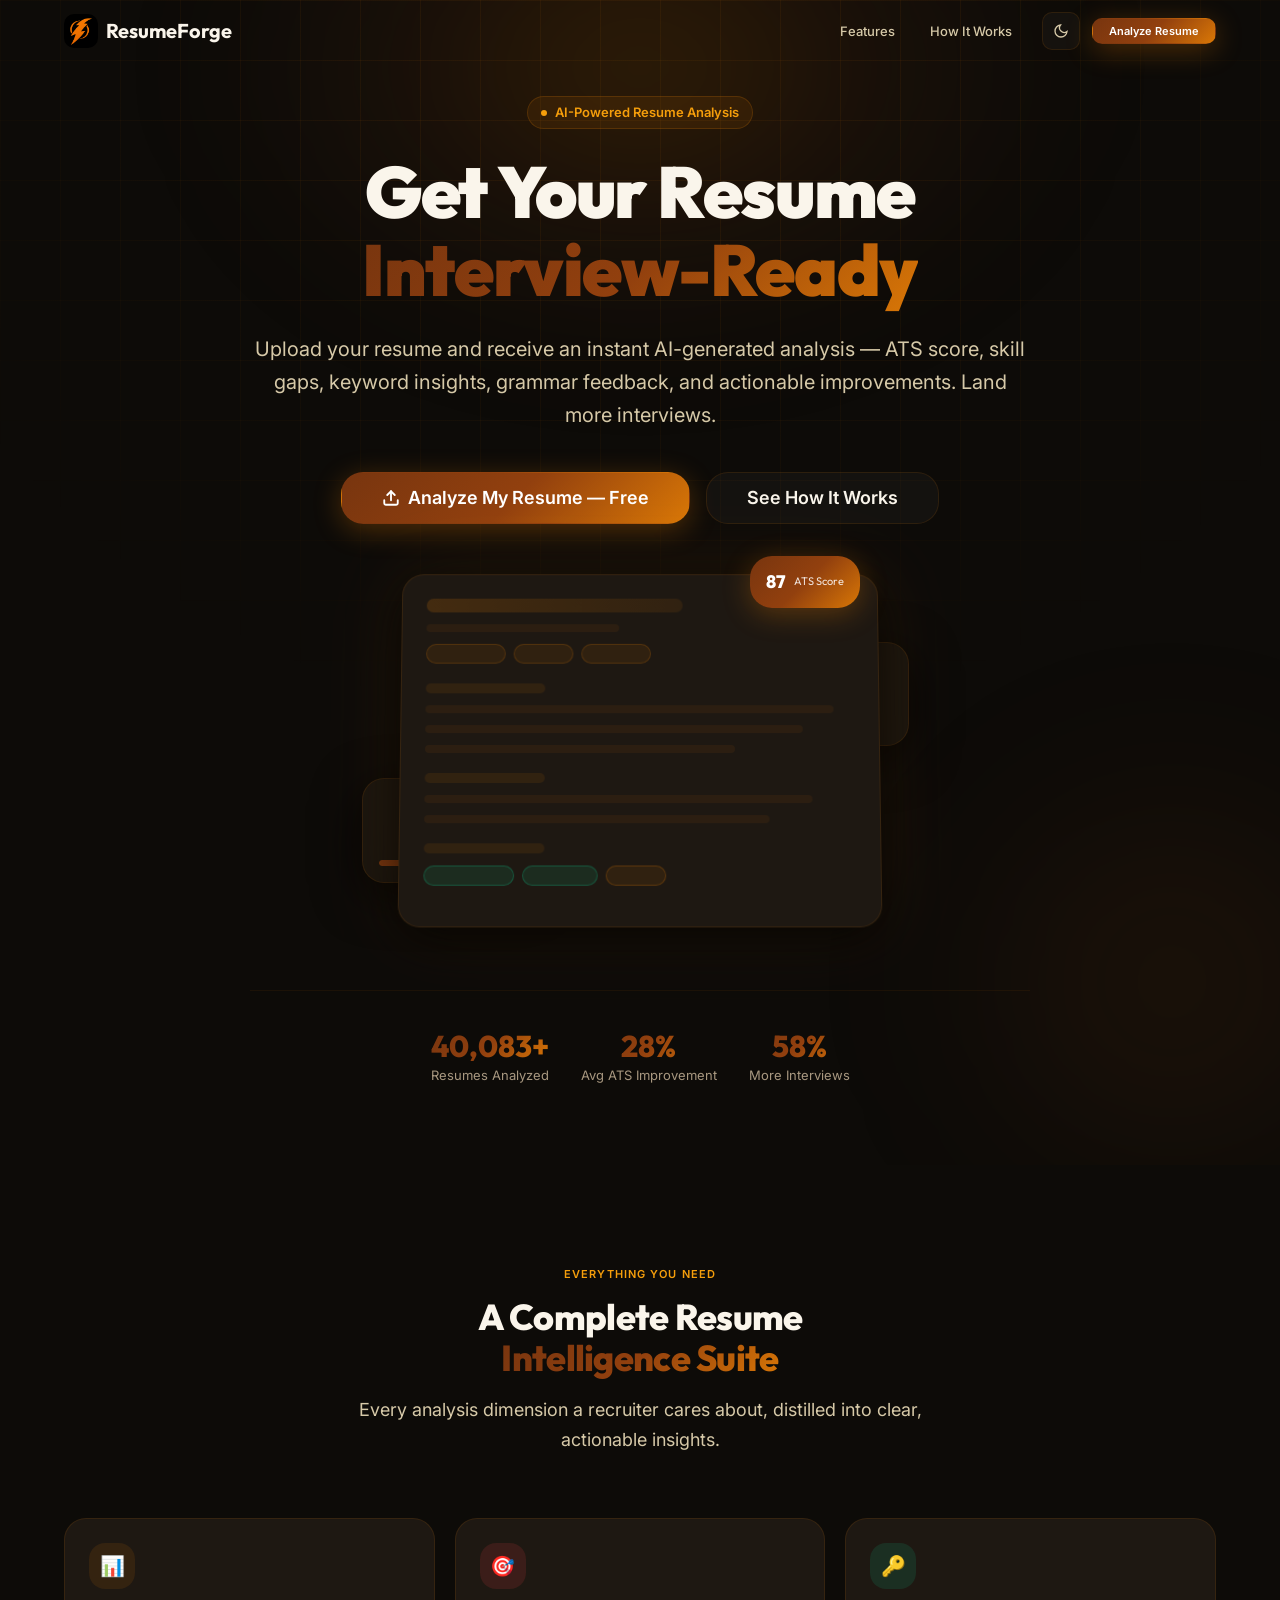
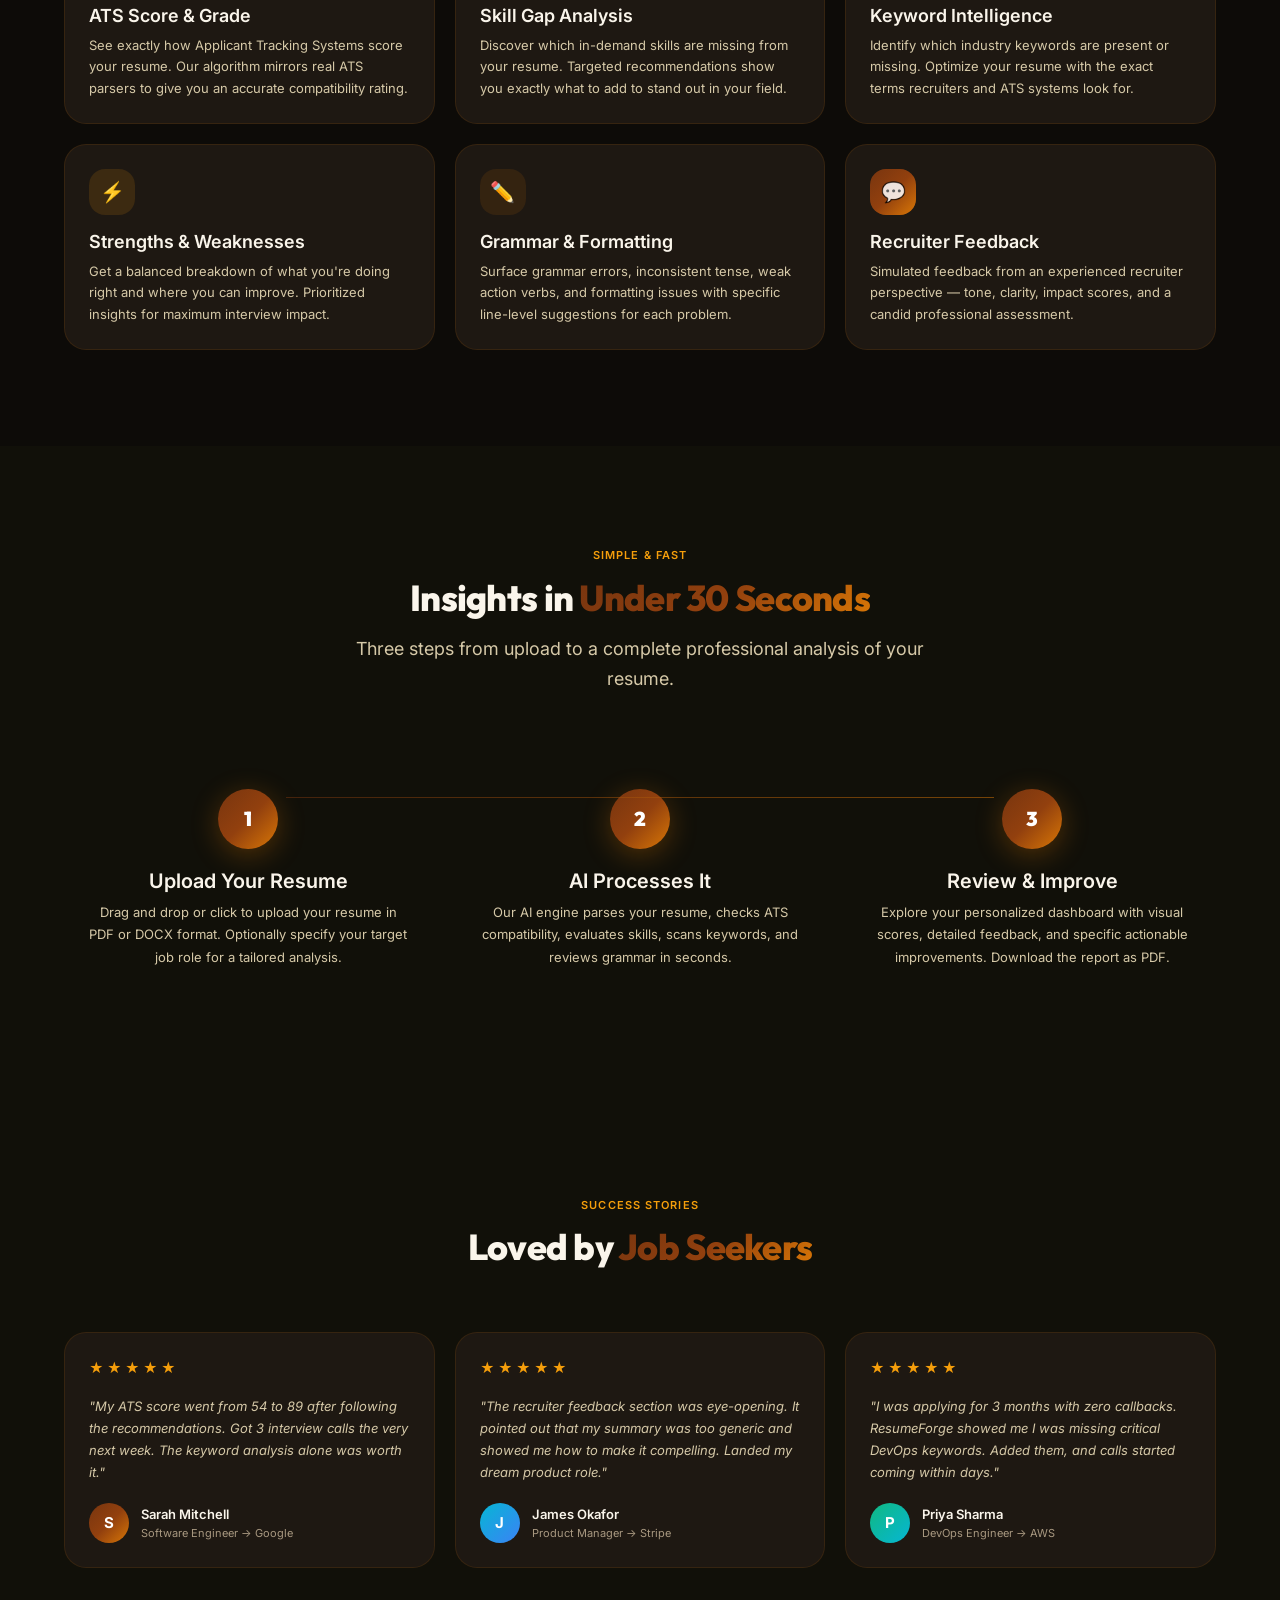
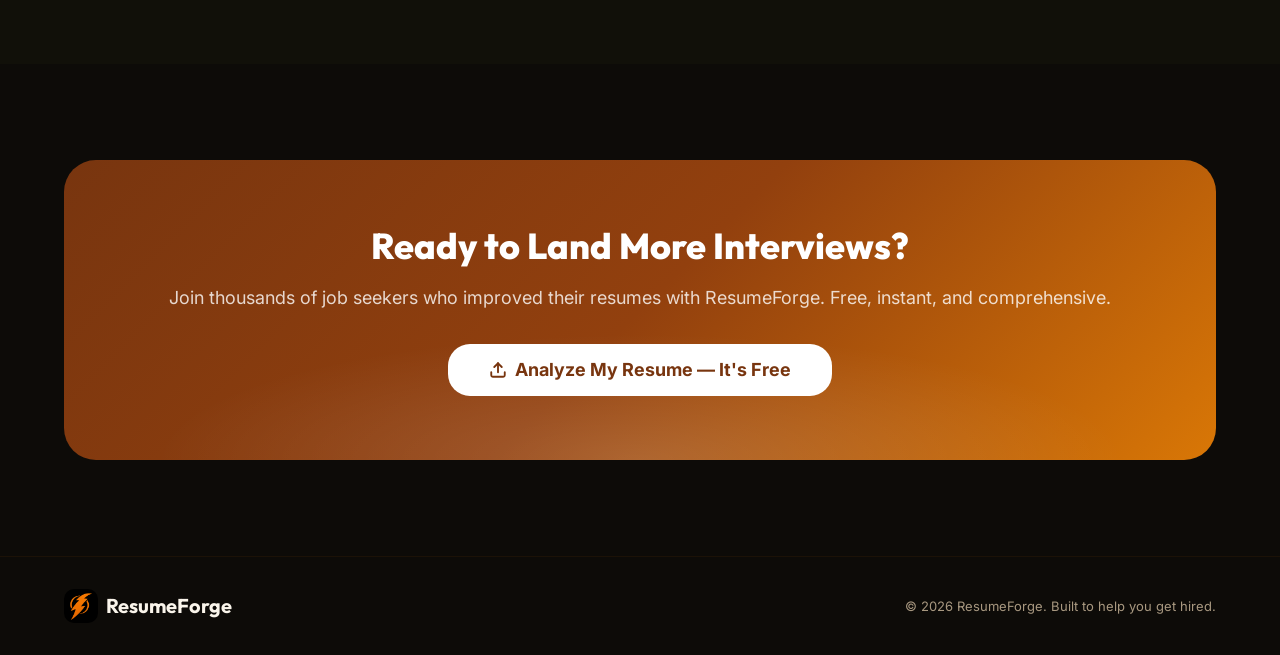
<file: ResumeForge/index.html>
<!DOCTYPE html>
<html lang="en" data-theme="dark">
<head>
  <meta charset="UTF-8" />
  <meta name="viewport" content="width=device-width, initial-scale=1.0" />
  <title>ResumeForge — AI-Powered Resume Analysis</title>
  <meta name="description" content="Get instant AI-powered feedback on your resume. Improve your ATS score, fix skill gaps, and land more interviews with ResumeForge." />
  <meta name="keywords" content="resume analysis, ATS score, resume optimization, job application, AI resume" />
  <meta property="og:title" content="ResumeForge — AI-Powered Resume Analysis" />
  <meta property="og:description" content="Upload your resume and get instant AI feedback, ATS scoring, and actionable improvements." />
  <meta property="og:type" content="website" />
  <link rel="icon" type="image/png" href="logo.png" />
  <link rel="shortcut icon" href="logo.png" />
  <link rel="apple-touch-icon" href="logo-icon.png" />
  <link rel="preconnect" href="https://fonts.googleapis.com" />
  <link rel="preconnect" href="https://fonts.gstatic.com" crossorigin />
  <link rel="stylesheet" href="style.css" />
  <style>
    /* Landing-specific micro styles */
    .nav-link {
      font-size: var(--fs-sm);
      font-weight: var(--fw-medium);
      color: var(--txt-secondary);
      padding: 0.3rem 0.6rem;
      border-radius: var(--r-sm);
      transition: color var(--t-fast) var(--ease-out);
    }
    .nav-link:hover { color: var(--txt-primary); }

    .floating-card {
      position: absolute;
      background: var(--bg-elevated);
      border: 1px solid var(--border-default);
      border-radius: var(--r-xl);
      padding: var(--sp-4);
      box-shadow: var(--shadow-lg);
      backdrop-filter: blur(20px);
      pointer-events: none;
    }
    .fc-ats {
      bottom: 12%;
      left: -8%;
      width: 170px;
      animation: float-a 4s ease-in-out infinite;
    }
    .fc-skill {
      top: 20%;
      right: -6%;
      width: 185px;
      animation: float-b 5s ease-in-out infinite;
    }
    @keyframes float-a {
      0%,100%{transform:translateY(0px) rotate(-2deg)}
      50%{transform:translateY(-12px) rotate(-2deg)}
    }
    @keyframes float-b {
      0%,100%{transform:translateY(0px) rotate(2deg)}
      50%{transform:translateY(-16px) rotate(2deg)}
    }

    .resume-mockup {
      position: relative;
      width: 100%;
      max-width: 480px;
      margin: var(--sp-12) auto 0;
      perspective: 1200px;
      animation: fade-up 0.8s var(--ease-spring) 0.35s both;
    }
    .resume-doc {
      background: var(--bg-card);
      border: 1px solid var(--border-default);
      border-radius: var(--r-xl);
      padding: var(--sp-6);
      box-shadow: var(--shadow-lg), var(--shadow-glow);
      position: relative;
      z-index: 1;
      transform: rotateX(4deg);
    }
    .doc-line {
      height: 8px;
      border-radius: var(--r-full);
      background: var(--border-subtle);
      margin-bottom: var(--sp-3);
    }
    .doc-line-short { width: 45%; }
    .doc-line-name   { width: 60%; height: 14px; background: linear-gradient(90deg, var(--clr-primary-20), var(--clr-accent-10)); }
    .doc-line-group  { display: flex; gap: var(--sp-2); margin-bottom: var(--sp-4); }
    .doc-chip        { height: 20px; width: 80px; border-radius: var(--r-full); background: var(--clr-primary-10); border: 1px solid var(--clr-primary-20); }
    .doc-section-hdr { height: 10px; width: 120px; background: var(--clr-primary-10); border-radius: var(--r-sm); margin-bottom: var(--sp-3); margin-top: var(--sp-5); }
    .doc-stars       { display:flex; gap:4px; margin-top: var(--sp-2); }
    .doc-star        { width:14px; height:14px; border-radius:2px; background:var(--clr-warning); opacity:0.7; }

    .score-badge {
      position: absolute;
      top: -16px; right: 20px;
      background: var(--gradient-primary);
      color: white;
      border-radius: var(--r-xl);
      padding: var(--sp-3) var(--sp-4);
      font-family: var(--font-display);
      font-weight: var(--fw-extrabold);
      font-size: var(--fs-lg);
      box-shadow: var(--shadow-primary);
      display: flex;
      align-items: center;
      gap: var(--sp-2);
      white-space: nowrap;
      z-index: 2;
    }
    .score-badge-label { font-size: var(--fs-xs); font-weight: var(--fw-normal); opacity: 0.85; }

    .fc-label { font-size: var(--fs-xs); font-weight: var(--fw-semibold); color: var(--txt-muted); margin-bottom: var(--sp-2); text-transform: uppercase; letter-spacing: 0.06em; }
    .fc-value { font-size: var(--fs-xl); font-weight: var(--fw-extrabold); margin-bottom: var(--sp-2); }
    .fc-bar { height: 6px; background: var(--border-subtle); border-radius: var(--r-full); overflow: hidden; }
    .fc-fill { height: 100%; border-radius: var(--r-full); }
    .fc-tags { display: flex; flex-wrap: wrap; gap: 4px; }
    .fc-tag { font-size: 10px; padding: 2px 6px; border-radius: 20px; font-weight: 600; }
    .fc-tag-miss { background: var(--clr-danger-bg); color: var(--clr-danger); }
    .fc-tag-ok   { background: var(--clr-success-bg); color: var(--clr-success); }

    /* Testimonials */
    .testimonials { padding: var(--sp-24) 0; background: var(--bg-surface); }
    .testimonials-grid { display: grid; grid-template-columns: repeat(3,1fr); gap: var(--sp-5); }
    .testimonial-card { background: var(--bg-card); border: 1px solid var(--border-default); border-radius: var(--r-xl); padding: var(--sp-6); transition: all var(--t-normal) var(--ease-out); }
    .testimonial-card:hover { transform: translateY(-4px); box-shadow: var(--shadow-lg); }
    .testimonial-stars { display: flex; gap: 3px; margin-bottom: var(--sp-4); }
    .testimonial-star { color: var(--clr-warning); font-size: 14px; }
    .testimonial-text { color: var(--txt-secondary); font-size: var(--fs-sm); line-height: 1.7; margin-bottom: var(--sp-5); font-style: italic; }
    .testimonial-author { display: flex; align-items: center; gap: var(--sp-3); }
    .testimonial-avatar { width: 40px; height: 40px; border-radius: 50%; display: flex; align-items: center; justify-content: center; font-weight: var(--fw-bold); color: white; font-size: var(--fs-base); flex-shrink: 0; }
    .testimonial-name { font-weight: var(--fw-semibold); font-size: var(--fs-sm); }
    .testimonial-role { font-size: var(--fs-xs); color: var(--txt-muted); }

    @media (max-width: 768px) {
      .testimonials-grid { grid-template-columns: 1fr; }
      .resume-mockup { display: none; }
      .fc-ats, .fc-skill { display: none; }
    }
    @media (max-width: 900px) {
      .testimonials-grid { grid-template-columns: repeat(2,1fr); }
    }
  </style>
</head>
<body>

  <!-- ═══════════════ NAVBAR ═══════════════ -->
  <nav class="navbar" id="navbar" role="navigation" aria-label="Main navigation">
    <div class="container">
      <div class="navbar-inner">
        <a href="index.html" class="navbar-brand" aria-label="ResumeForge home">
          <img src="logo.png" alt="ResumeForge" class="brand-logo-img" aria-hidden="true" />
          <span class="brand-name">ResumeForge</span>
        </a>

        <div class="navbar-actions">
          <nav class="flex gap-4" style="margin-right: var(--sp-2);" aria-label="Page links">
            <a href="#features"   class="nav-link">Features</a>
            <a href="#how-it-works" class="nav-link">How It Works</a>
          </nav>
          <button class="theme-toggle" id="theme-toggle" aria-label="Toggle dark/light mode" title="Toggle theme">
            <svg class="icon-moon" viewBox="0 0 24 24" fill="none" stroke="currentColor" stroke-width="2" stroke-linecap="round"><path d="M21 12.79A9 9 0 1 1 11.21 3 7 7 0 0 0 21 12.79z"/></svg>
            <svg class="icon-sun" viewBox="0 0 24 24" fill="none" stroke="currentColor" stroke-width="2" stroke-linecap="round"><circle cx="12" cy="12" r="5"/><line x1="12" y1="1" x2="12" y2="3"/><line x1="12" y1="21" x2="12" y2="23"/><line x1="4.22" y1="4.22" x2="5.64" y2="5.64"/><line x1="18.36" y1="18.36" x2="19.78" y2="19.78"/><line x1="1" y1="12" x2="3" y2="12"/><line x1="21" y1="12" x2="23" y2="12"/><line x1="4.22" y1="19.78" x2="5.64" y2="18.36"/><line x1="18.36" y1="5.64" x2="19.78" y2="4.22"/></svg>
          </button>
          <a href="app.html" class="btn btn-primary btn-sm" id="nav-cta">Analyze Resume</a>
        </div>
      </div>
    </div>
  </nav>

  <!-- ═══════════════ HERO ═══════════════ -->
  <section class="hero" aria-labelledby="hero-title">
    <div class="hero-bg" aria-hidden="true">
      <div class="hero-grid"></div>
      <div class="hero-glow-1"></div>
      <div class="hero-glow-2"></div>
    </div>
    <div class="container">
      <div class="hero-content">
        <div class="hero-eyebrow" aria-label="AI-Powered Analysis">
          <span class="dot" aria-hidden="true"></span>
          AI-Powered Resume Analysis
        </div>

        <h1 class="hero-title font-display" id="hero-title">
          Get Your Resume<br/>
          <span class="gradient-text">Interview-Ready</span>
        </h1>

        <p class="hero-subtitle">
          Upload your resume and receive an instant AI-generated analysis — ATS score, skill gaps, keyword insights, grammar feedback, and actionable improvements. Land more interviews.
        </p>

        <div class="hero-cta">
          <a href="app.html" class="btn btn-primary btn-xl" id="hero-cta-primary">
            <svg width="18" height="18" viewBox="0 0 24 24" fill="none" stroke="currentColor" stroke-width="2.5" stroke-linecap="round" aria-hidden="true">
              <path d="M21 15v4a2 2 0 0 1-2 2H5a2 2 0 0 1-2-2v-4"/><polyline points="17 8 12 3 7 8"/><line x1="12" y1="3" x2="12" y2="15"/>
            </svg>
            Analyze My Resume — Free
          </a>
          <a href="#how-it-works" class="btn btn-secondary btn-xl" id="hero-cta-secondary">See How It Works</a>
        </div>

        <!-- Resume Mockup -->
        <div class="resume-mockup" aria-hidden="true">
          <div class="score-badge">
            <span>87</span>
            <span class="score-badge-label">ATS Score</span>
          </div>
          <div class="resume-doc">
            <div class="doc-line doc-line-name"></div>
            <div class="doc-line doc-line-short"></div>
            <div class="doc-line-group">
              <div class="doc-chip"></div>
              <div class="doc-chip" style="width:60px"></div>
              <div class="doc-chip" style="width:70px"></div>
            </div>
            <div class="doc-section-hdr"></div>
            <div class="doc-line" style="width:95%"></div>
            <div class="doc-line" style="width:88%"></div>
            <div class="doc-line" style="width:72%"></div>
            <div class="doc-section-hdr"></div>
            <div class="doc-line" style="width:90%"></div>
            <div class="doc-line" style="width:80%"></div>
            <div class="doc-section-hdr"></div>
            <div class="doc-line-group">
              <div class="doc-chip" style="width:90px;background:var(--clr-success-bg);border-color:var(--clr-success-border)"></div>
              <div class="doc-chip" style="width:75px;background:var(--clr-success-bg);border-color:var(--clr-success-border)"></div>
              <div class="doc-chip" style="width:60px;background:var(--clr-info-bg);border-color:var(--clr-info-border)"></div>
            </div>
          </div>

          <!-- Floating cards -->
          <div class="floating-card fc-ats">
            <div class="fc-label">ATS Match</div>
            <div class="fc-value gradient-text">87%</div>
            <div class="fc-bar"><div class="fc-fill" style="width:87%;background:var(--gradient-primary)"></div></div>
          </div>
          <div class="floating-card fc-skill">
            <div class="fc-label">Missing Keywords</div>
            <div class="fc-tags">
              <span class="fc-tag fc-tag-miss">Docker</span>
              <span class="fc-tag fc-tag-miss">Kubernetes</span>
              <span class="fc-tag fc-tag-ok">React</span>
              <span class="fc-tag fc-tag-ok">Python</span>
              <span class="fc-tag fc-tag-miss">CI/CD</span>
            </div>
          </div>
        </div>

        <!-- Stats -->
        <div class="hero-stats" aria-label="Platform statistics">
          <div class="hero-stat">
            <div class="hero-stat-value" id="stat-resumes">0</div>
            <div class="hero-stat-label">Resumes Analyzed</div>
          </div>
          <div class="hero-stat">
            <div class="hero-stat-value" id="stat-ats">0%</div>
            <div class="hero-stat-label">Avg ATS Improvement</div>
          </div>
          <div class="hero-stat">
            <div class="hero-stat-value" id="stat-interviews">0%</div>
            <div class="hero-stat-label">More Interviews</div>
          </div>
        </div>
      </div>
    </div>
  </section>

  <!-- ═══════════════ FEATURES ═══════════════ -->
  <section class="features" id="features" aria-labelledby="features-title">
    <div class="container">
      <div class="section-header">
        <div class="section-eyebrow">Everything You Need</div>
        <h2 class="section-title font-display" id="features-title">
          A Complete Resume<br/><span class="gradient-text">Intelligence Suite</span>
        </h2>
        <p class="section-desc">Every analysis dimension a recruiter cares about, distilled into clear, actionable insights.</p>
      </div>

      <div class="features-grid">

        <article class="feature-card reveal" aria-label="ATS Score feature">
          <div class="feature-icon" style="background:var(--clr-primary-10);color:var(--clr-primary-light)">📊</div>
          <h3 class="feature-title">ATS Score & Grade</h3>
          <p class="feature-desc">See exactly how Applicant Tracking Systems score your resume. Our algorithm mirrors real ATS parsers to give you an accurate compatibility rating.</p>
        </article>

        <article class="feature-card reveal delay-100" aria-label="Skill Gap Analysis feature">
          <div class="feature-icon" style="background:var(--clr-danger-bg);color:var(--clr-danger)">🎯</div>
          <h3 class="feature-title">Skill Gap Analysis</h3>
          <p class="feature-desc">Discover which in-demand skills are missing from your resume. Targeted recommendations show you exactly what to add to stand out in your field.</p>
        </article>

        <article class="feature-card reveal delay-200" aria-label="Keyword Intelligence feature">
          <div class="feature-icon" style="background:var(--clr-success-bg);color:var(--clr-success)">🔑</div>
          <h3 class="feature-title">Keyword Intelligence</h3>
          <p class="feature-desc">Identify which industry keywords are present or missing. Optimize your resume with the exact terms recruiters and ATS systems look for.</p>
        </article>

        <article class="feature-card reveal delay-300" aria-label="Strengths & Weaknesses feature">
          <div class="feature-icon" style="background:var(--clr-warning-bg);color:var(--clr-warning)">⚡</div>
          <h3 class="feature-title">Strengths & Weaknesses</h3>
          <p class="feature-desc">Get a balanced breakdown of what you're doing right and where you can improve. Prioritized insights for maximum interview impact.</p>
        </article>

        <article class="feature-card reveal delay-100" aria-label="Grammar & Formatting feature">
          <div class="feature-icon" style="background:var(--clr-info-bg);color:var(--clr-info)">✏️</div>
          <h3 class="feature-title">Grammar & Formatting</h3>
          <p class="feature-desc">Surface grammar errors, inconsistent tense, weak action verbs, and formatting issues with specific line-level suggestions for each problem.</p>
        </article>

        <article class="feature-card reveal delay-200" aria-label="Recruiter Feedback feature">
          <div class="feature-icon" style="background:var(--gradient-primary);color:white">💬</div>
          <h3 class="feature-title">Recruiter Feedback</h3>
          <p class="feature-desc">Simulated feedback from an experienced recruiter perspective — tone, clarity, impact scores, and a candid professional assessment.</p>
        </article>

      </div>
    </div>
  </section>

  <!-- ═══════════════ HOW IT WORKS ═══════════════ -->
  <section class="how-it-works" id="how-it-works" aria-labelledby="hiw-title">
    <div class="container">
      <div class="section-header">
        <div class="section-eyebrow">Simple & Fast</div>
        <h2 class="section-title font-display" id="hiw-title">
          Insights in <span class="gradient-text">Under 30 Seconds</span>
        </h2>
        <p class="section-desc">Three steps from upload to a complete professional analysis of your resume.</p>
      </div>
      <div class="steps-grid">
        <div class="step-card reveal">
          <div class="step-number" aria-hidden="true">1</div>
          <h3 class="step-title">Upload Your Resume</h3>
          <p class="step-desc">Drag and drop or click to upload your resume in PDF or DOCX format. Optionally specify your target job role for a tailored analysis.</p>
        </div>
        <div class="step-card reveal delay-200">
          <div class="step-number" aria-hidden="true">2</div>
          <h3 class="step-title">AI Processes It</h3>
          <p class="step-desc">Our AI engine parses your resume, checks ATS compatibility, evaluates skills, scans keywords, and reviews grammar in seconds.</p>
        </div>
        <div class="step-card reveal delay-400">
          <div class="step-number" aria-hidden="true">3</div>
          <h3 class="step-title">Review & Improve</h3>
          <p class="step-desc">Explore your personalized dashboard with visual scores, detailed feedback, and specific actionable improvements. Download the report as PDF.</p>
        </div>
      </div>
    </div>
  </section>

  <!-- ═══════════════ TESTIMONIALS ═══════════════ -->
  <section class="testimonials" aria-labelledby="testimonials-title">
    <div class="container">
      <div class="section-header">
        <div class="section-eyebrow">Success Stories</div>
        <h2 class="section-title font-display" id="testimonials-title">
          Loved by <span class="gradient-text">Job Seekers</span>
        </h2>
      </div>
      <div class="testimonials-grid">
        <article class="testimonial-card reveal">
          <div class="testimonial-stars" aria-label="5 out of 5 stars">
            <span class="testimonial-star" aria-hidden="true">★</span><span class="testimonial-star" aria-hidden="true">★</span>
            <span class="testimonial-star" aria-hidden="true">★</span><span class="testimonial-star" aria-hidden="true">★</span>
            <span class="testimonial-star" aria-hidden="true">★</span>
          </div>
          <p class="testimonial-text">"My ATS score went from 54 to 89 after following the recommendations. Got 3 interview calls the very next week. The keyword analysis alone was worth it."</p>
          <div class="testimonial-author">
            <div class="testimonial-avatar" style="background:var(--gradient-primary)" aria-hidden="true">S</div>
            <div>
              <div class="testimonial-name">Sarah Mitchell</div>
              <div class="testimonial-role">Software Engineer → Google</div>
            </div>
          </div>
        </article>

        <article class="testimonial-card reveal delay-200">
          <div class="testimonial-stars" aria-label="5 out of 5 stars">
            <span class="testimonial-star" aria-hidden="true">★</span><span class="testimonial-star" aria-hidden="true">★</span>
            <span class="testimonial-star" aria-hidden="true">★</span><span class="testimonial-star" aria-hidden="true">★</span>
            <span class="testimonial-star" aria-hidden="true">★</span>
          </div>
          <p class="testimonial-text">"The recruiter feedback section was eye-opening. It pointed out that my summary was too generic and showed me how to make it compelling. Landed my dream product role."</p>
          <div class="testimonial-author">
            <div class="testimonial-avatar" style="background:linear-gradient(135deg,#06b6d4,#3b82f6)" aria-hidden="true">J</div>
            <div>
              <div class="testimonial-name">James Okafor</div>
              <div class="testimonial-role">Product Manager → Stripe</div>
            </div>
          </div>
        </article>

        <article class="testimonial-card reveal delay-400">
          <div class="testimonial-stars" aria-label="5 out of 5 stars">
            <span class="testimonial-star" aria-hidden="true">★</span><span class="testimonial-star" aria-hidden="true">★</span>
            <span class="testimonial-star" aria-hidden="true">★</span><span class="testimonial-star" aria-hidden="true">★</span>
            <span class="testimonial-star" aria-hidden="true">★</span>
          </div>
          <p class="testimonial-text">"I was applying for 3 months with zero callbacks. ResumeForge showed me I was missing critical DevOps keywords. Added them, and calls started coming within days."</p>
          <div class="testimonial-author">
            <div class="testimonial-avatar" style="background:linear-gradient(135deg,#10b981,#06b6d4)" aria-hidden="true">P</div>
            <div>
              <div class="testimonial-name">Priya Sharma</div>
              <div class="testimonial-role">DevOps Engineer → AWS</div>
            </div>
          </div>
        </article>
      </div>
    </div>
  </section>

  <!-- ═══════════════ CTA ═══════════════ -->
  <section class="cta-section" aria-labelledby="cta-title">
    <div class="container">
      <div class="cta-card">
        <h2 class="cta-title font-display" id="cta-title">Ready to Land More Interviews?</h2>
        <p class="cta-desc">Join thousands of job seekers who improved their resumes with ResumeForge. Free, instant, and comprehensive.</p>
        <a href="app.html" class="btn btn-white btn-xl" id="cta-main-btn">
          <svg width="18" height="18" viewBox="0 0 24 24" fill="none" stroke="currentColor" stroke-width="2.5" stroke-linecap="round" aria-hidden="true">
            <path d="M21 15v4a2 2 0 0 1-2 2H5a2 2 0 0 1-2-2v-4"/><polyline points="17 8 12 3 7 8"/><line x1="12" y1="3" x2="12" y2="15"/>
          </svg>
          Analyze My Resume — It's Free
        </a>
      </div>
    </div>
  </section>

  <!-- ═══════════════ FOOTER ═══════════════ -->
  <footer class="footer" role="contentinfo">
    <div class="container">
      <div class="footer-inner">
        <a href="index.html" class="navbar-brand" style="text-decoration:none" aria-label="ResumeForge home">
          <img src="logo.png" alt="ResumeForge" class="brand-logo-img" aria-hidden="true" />
          <span class="brand-name">ResumeForge</span>
        </a>
        <p class="text-muted text-sm">© 2026 ResumeForge. Built to help you get hired.</p>
      </div>
    </div>
  </footer>

  <!-- Toast Container -->
  <div class="toast-container" id="toast-container" aria-live="polite" aria-atomic="false"></div>

  <script src="landing.js"></script>
</body>
</html>
</file>
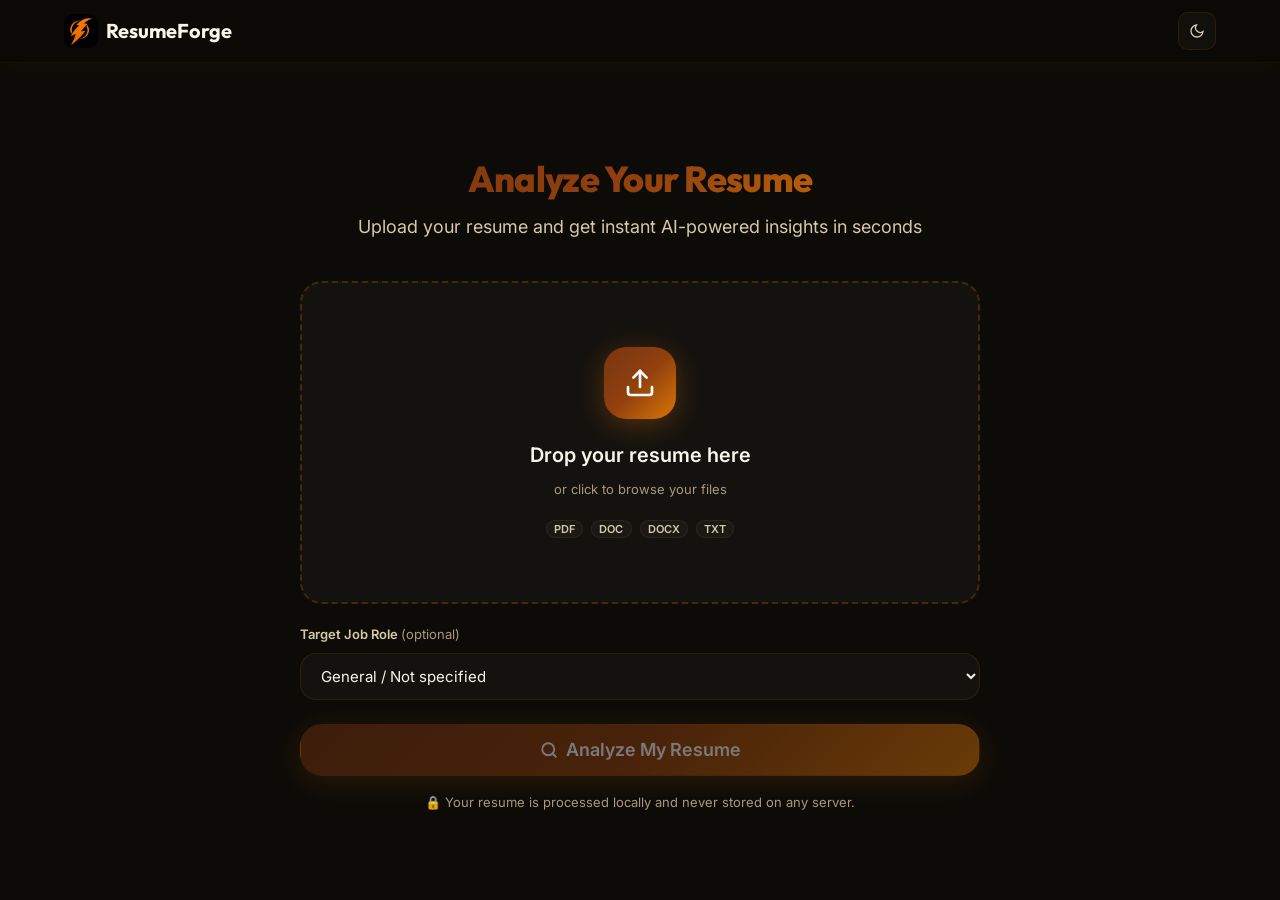
<file: ResumeForge/app.html>
<!DOCTYPE html>
<html lang="en" data-theme="dark">
<head>
  <meta charset="UTF-8" />
  <meta name="viewport" content="width=device-width, initial-scale=1.0" />
  <title>ResumeForge — Analyze Your Resume</title>
  <meta name="description" content="Upload your resume and get an instant AI-powered analysis with ATS score, skill gap insights, and actionable improvements." />
  <link rel="preconnect" href="https://fonts.googleapis.com" />
  <link rel="preconnect" href="https://fonts.gstatic.com" crossorigin />
  <link rel="stylesheet" href="style.css" />
  <link rel="icon" type="image/png" href="logo.png" />
  <link rel="shortcut icon" href="logo.png" />
  <link rel="apple-touch-icon" href="logo-icon.png" />
  <style>
    /* ── App-specific overrides ── */
    .card-header-icon {
      width: 32px; height: 32px;
      border-radius: var(--r-md);
      display: flex; align-items: center; justify-content: center;
      font-size: 15px; flex-shrink: 0;
    }
    .card-title {
      font-size: var(--fs-base);
      font-weight: var(--fw-semibold);
    }

    /* Score hero container */
    .ats-label {
      font-size: var(--fs-xs);
      font-weight: var(--fw-semibold);
      text-transform: uppercase;
      letter-spacing: 0.08em;
      color: var(--txt-muted);
      text-align: center;
    }

    /* Keyword density bar */
    .keyword-density-wrap { margin-bottom: var(--sp-5); }

    /* Improvement priority */
    .priority-high   { background:var(--clr-danger-bg);  color:var(--clr-danger); }
    .priority-medium { background:var(--clr-warning-bg); color:var(--clr-warning); }
    .priority-low    { background:var(--clr-info-bg);    color:var(--clr-info); }

    /* Analyze again btn */
    .analyze-again-bar {
      display: flex;
      align-items: center;
      justify-content: center;
      padding: var(--sp-6) 0 var(--sp-4);
    }

    /* Nav mobile collapse */
    @media (max-width: 480px) {
      .results-file-name { max-width: 160px; }
    }
  </style>
</head>
<body class="app-page">

  <!-- ═══════════════ NAVBAR ═══════════════ -->
  <nav class="navbar scrolled" id="navbar" role="navigation" aria-label="Application navigation">
    <div class="container">
      <div class="navbar-inner">
        <a href="index.html" class="navbar-brand" aria-label="ResumeForge home">
          <img src="logo.png" alt="ResumeForge" class="brand-logo-img" aria-hidden="true" />
          <span class="brand-name">ResumeForge</span>
        </a>
        <div class="navbar-actions">
          <button class="theme-toggle" id="theme-toggle" aria-label="Toggle dark/light mode" title="Toggle theme">
            <svg class="icon-moon" viewBox="0 0 24 24" fill="none" stroke="currentColor" stroke-width="2" stroke-linecap="round"><path d="M21 12.79A9 9 0 1 1 11.21 3 7 7 0 0 0 21 12.79z"/></svg>
            <svg class="icon-sun" viewBox="0 0 24 24" fill="none" stroke="currentColor" stroke-width="2" stroke-linecap="round"><circle cx="12" cy="12" r="5"/><line x1="12" y1="1" x2="12" y2="3"/><line x1="12" y1="21" x2="12" y2="23"/><line x1="4.22" y1="4.22" x2="5.64" y2="5.64"/><line x1="18.36" y1="18.36" x2="19.78" y2="19.78"/><line x1="1" y1="12" x2="3" y2="12"/><line x1="21" y1="12" x2="23" y2="12"/><line x1="4.22" y1="19.78" x2="5.64" y2="18.36"/><line x1="18.36" y1="5.64" x2="19.78" y2="4.22"/></svg>
          </button>
        </div>
      </div>
    </div>
  </nav>

  <!-- ═══════════════ UPLOAD SCREEN ═══════════════ -->
  <section class="upload-screen" id="upload-screen" role="main" aria-labelledby="upload-title">
    <div class="upload-wrapper animate-fade-up">
      <div class="upload-header">
        <h1 class="upload-title font-display gradient-text" id="upload-title">Analyze Your Resume</h1>
        <p class="upload-subtitle">Upload your resume and get instant AI-powered insights in seconds</p>
      </div>

      <!-- Drop Zone -->
      <div class="drop-zone" id="drop-zone" role="button" tabindex="0"
           aria-label="Upload resume file. Drag and drop or click to select."
           aria-describedby="drop-zone-desc">
        <input type="file" id="file-input" accept=".pdf,.doc,.docx,.txt"
               aria-label="Resume file upload" />

        <!-- Default state -->
        <div class="drop-zone-default">
          <div class="drop-zone-icon" aria-hidden="true">
            <svg viewBox="0 0 24 24" fill="none" stroke="currentColor" stroke-width="2" stroke-linecap="round">
              <path d="M21 15v4a2 2 0 0 1-2 2H5a2 2 0 0 1-2-2v-4"/>
              <polyline points="17 8 12 3 7 8"/>
              <line x1="12" y1="3" x2="12" y2="15"/>
            </svg>
          </div>
          <p class="drop-zone-title">Drop your resume here</p>
          <p class="drop-zone-subtitle" id="drop-zone-desc">or click to browse your files</p>
          <div class="drop-zone-formats">
            <span class="badge badge-muted">PDF</span>
            <span class="badge badge-muted">DOC</span>
            <span class="badge badge-muted">DOCX</span>
            <span class="badge badge-muted">TXT</span>
          </div>
        </div>

        <!-- File selected state -->
        <div class="file-info" id="file-info" aria-live="polite">
          <div class="file-info-icon" aria-hidden="true">
            <svg viewBox="0 0 24 24" fill="none" stroke="currentColor" stroke-width="2" stroke-linecap="round">
              <path d="M14 2H6a2 2 0 0 0-2 2v16a2 2 0 0 0 2 2h12a2 2 0 0 0 2-2V8z"/>
              <polyline points="14 2 14 8 20 8"/>
              <polyline points="9 15 11 17 15 13"/>
            </svg>
          </div>
          <span class="file-info-name" id="file-name-display">filename.pdf</span>
          <span class="file-info-size" id="file-size-display">0 KB</span>
          <span class="badge badge-success">✓ File Ready</span>
        </div>
      </div>

      <!-- Job Role Input -->
      <div class="upload-options">
        <div class="form-group">
          <label for="job-role" class="form-label">Target Job Role <span style="color:var(--txt-muted);font-weight:400">(optional)</span></label>
          <select id="job-role" class="form-input" aria-label="Select your target job role">
            <option value="">General / Not specified</option>
            <option value="Software Engineer">Software Engineer</option>
            <option value="Frontend Developer">Frontend Developer</option>
            <option value="Backend Developer">Backend Developer</option>
            <option value="Full Stack Developer">Full Stack Developer</option>
            <option value="Data Scientist">Data Scientist</option>
            <option value="Machine Learning Engineer">Machine Learning Engineer</option>
            <option value="DevOps Engineer">DevOps Engineer</option>
            <option value="Product Manager">Product Manager</option>
            <option value="UX/UI Designer">UX/UI Designer</option>
            <option value="Data Analyst">Data Analyst</option>
            <option value="Cloud Architect">Cloud Architect</option>
            <option value="Cybersecurity Analyst">Cybersecurity Analyst</option>
            <option value="Business Analyst">Business Analyst</option>
            <option value="Marketing Manager">Marketing Manager</option>
            <option value="Project Manager">Project Manager</option>
          </select>
        </div>
      </div>

      <button class="btn btn-primary btn-xl" id="analyze-btn" style="width:100%" disabled
              aria-label="Start resume analysis">
        <svg width="18" height="18" viewBox="0 0 24 24" fill="none" stroke="currentColor" stroke-width="2.5" stroke-linecap="round" aria-hidden="true">
          <circle cx="11" cy="11" r="8"/><line x1="21" y1="21" x2="16.65" y2="16.65"/>
        </svg>
        Analyze My Resume
      </button>

      <p class="text-muted text-sm" style="text-align:center;margin-top:var(--sp-4)">
        🔒 Your resume is processed locally and never stored on any server.
      </p>
    </div>
  </section>

  <!-- ═══════════════ PROCESSING SCREEN ═══════════════ -->
  <section class="processing-screen hidden" id="processing-screen" aria-labelledby="processing-title" aria-live="polite">
    <div class="processing-wrapper">
      <div class="processing-animation" aria-hidden="true">
        <div class="proc-ring proc-ring-1"></div>
        <div class="proc-ring proc-ring-2"></div>
        <div class="proc-ring proc-ring-3"></div>
        <div class="proc-center">
          <svg viewBox="0 0 24 24" fill="none" stroke="currentColor" stroke-width="2.5" stroke-linecap="round">
            <circle cx="11" cy="11" r="8"/><line x1="21" y1="21" x2="16.65" y2="16.65"/>
          </svg>
        </div>
      </div>

      <h2 class="processing-title font-display" id="processing-title">Analyzing Your Resume</h2>
      <p class="processing-subtitle" id="processing-status">Scanning document structure…</p>

      <div class="processing-progress">
        <div class="processing-progress-bar">
          <div class="processing-progress-fill" id="processing-progress-fill"></div>
        </div>
        <div class="processing-progress-label" id="processing-progress-label">0% complete</div>
      </div>

      <div class="processing-steps" role="list" aria-label="Analysis steps">
        <div class="proc-step" id="step-0" role="listitem">
          <div class="proc-step-icon" aria-hidden="true">📄</div>
          <span class="proc-step-text">Parsing document & extracting content</span>
        </div>
        <div class="proc-step" id="step-1" role="listitem">
          <div class="proc-step-icon" aria-hidden="true">🤖</div>
          <span class="proc-step-text">Running ATS compatibility check</span>
        </div>
        <div class="proc-step" id="step-2" role="listitem">
          <div class="proc-step-icon" aria-hidden="true">🎯</div>
          <span class="proc-step-text">Analyzing skills & keyword density</span>
        </div>
        <div class="proc-step" id="step-3" role="listitem">
          <div class="proc-step-icon" aria-hidden="true">✏️</div>
          <span class="proc-step-text">Reviewing grammar & formatting</span>
        </div>
        <div class="proc-step" id="step-4" role="listitem">
          <div class="proc-step-icon" aria-hidden="true">💬</div>
          <span class="proc-step-text">Generating recruiter feedback</span>
        </div>
        <div class="proc-step" id="step-5" role="listitem">
          <div class="proc-step-icon" aria-hidden="true">✨</div>
          <span class="proc-step-text">Compiling improvement recommendations</span>
        </div>
      </div>
    </div>
  </section>

  <!-- ═══════════════ RESULTS SCREEN ═══════════════ -->
  <div class="results-screen hidden" id="results-screen">

    <!-- Sticky Results Header -->
    <header class="results-header" role="banner" aria-label="Analysis results header">
      <div class="container">
        <div class="results-header-inner">
          <div class="results-file-info">
            <div class="results-file-icon" aria-hidden="true">
              <svg viewBox="0 0 24 24" fill="none" stroke="currentColor" stroke-width="2" stroke-linecap="round">
                <path d="M14 2H6a2 2 0 0 0-2 2v16a2 2 0 0 0 2 2h12a2 2 0 0 0 2-2V8z"/>
                <polyline points="14 2 14 8 20 8"/>
              </svg>
            </div>
            <div>
              <div class="results-file-name" id="results-filename">resume.pdf</div>
              <div class="results-file-meta" id="results-meta">Analyzed just now</div>
            </div>
          </div>
          <div class="results-actions">
            <button class="btn btn-secondary btn-sm" id="analyze-again-btn" aria-label="Analyze a different resume">
              <svg width="14" height="14" viewBox="0 0 24 24" fill="none" stroke="currentColor" stroke-width="2.5" stroke-linecap="round" aria-hidden="true"><polyline points="1 4 1 10 7 10"/><path d="M3.51 15a9 9 0 1 0 .49-3.51"/></svg>
              New Analysis
            </button>
            <button class="btn btn-primary btn-sm" id="download-pdf-btn" aria-label="Download analysis as PDF">
              <svg width="14" height="14" viewBox="0 0 24 24" fill="none" stroke="currentColor" stroke-width="2.5" stroke-linecap="round" aria-hidden="true"><path d="M21 15v4a2 2 0 0 1-2 2H5a2 2 0 0 1-2-2v-4"/><polyline points="7 10 12 15 17 10"/><line x1="12" y1="15" x2="12" y2="3"/></svg>
              Download PDF
            </button>
          </div>
        </div>
      </div>
    </header>

    <!-- Dashboard Content -->
    <div class="container" id="results-content">

      <!-- ── Score Hero ── -->
      <div class="score-hero" id="score-hero">

        <!-- ATS Score Donut -->
        <div class="ats-score-card animate-scale-in">
          <div class="ats-canvas-wrap">
            <canvas id="ats-canvas" aria-label="ATS Score donut chart" role="img"></canvas>
          </div>
          <div>
            <div class="ats-label">ATS Compatibility Score</div>
            <div style="margin-top:var(--sp-3)">
              <div id="ats-verdict" style="font-size:var(--fs-sm);color:var(--txt-secondary);line-height:1.6;max-width:220px"></div>
            </div>
          </div>
        </div>

        <!-- Grade Card -->
        <div class="grade-card animate-scale-in delay-100">
          <div class="grade-label">Overall Grade</div>
          <div class="grade-display gradient-text font-display" id="grade-display" aria-label="Resume grade">A</div>
          <div class="grade-desc" id="grade-desc">Your resume demonstrates strong fundamentals.</div>
          <div style="margin-top:var(--sp-3)">
            <span class="badge" id="grade-badge">Excellent</span>
          </div>
        </div>

        <!-- Section Scores -->
        <div class="section-scores-card animate-scale-in delay-200">
          <div class="section-scores-title">Section Breakdown</div>
          <div id="section-scores-chart" aria-label="Section scores breakdown"></div>
        </div>

      </div>

      <!-- ── Results Grid ── -->
      <div class="results-grid" id="results-grid">

        <!-- Strengths -->
        <div class="card animate-fade-up delay-100" aria-labelledby="strengths-title">
          <div class="card-header">
            <div class="section-label">
              <div class="card-header-icon" style="background:var(--clr-success-bg);color:var(--clr-success)" aria-hidden="true">💪</div>
              <h2 class="card-title" id="strengths-title">Strengths</h2>
            </div>
            <span class="badge badge-success" id="strengths-count" aria-label="Number of strengths">4 found</span>
          </div>
          <div id="strengths-list" role="list" aria-label="Resume strengths"></div>
        </div>

        <!-- Weaknesses -->
        <div class="card animate-fade-up delay-200" aria-labelledby="weaknesses-title">
          <div class="card-header">
            <div class="section-label">
              <div class="card-header-icon" style="background:var(--clr-danger-bg);color:var(--clr-danger)" aria-hidden="true">⚠️</div>
              <h2 class="card-title" id="weaknesses-title">Weaknesses</h2>
            </div>
            <span class="badge badge-danger" id="weaknesses-count" aria-label="Number of weaknesses">3 found</span>
          </div>
          <div id="weaknesses-list" role="list" aria-label="Resume weaknesses"></div>
        </div>

        <!-- Missing Skills -->
        <div class="card animate-fade-up delay-300" aria-labelledby="skills-title">
          <div class="card-header">
            <div class="section-label">
              <div class="card-header-icon" style="background:var(--clr-warning-bg);color:var(--clr-warning)" aria-hidden="true">🎯</div>
              <h2 class="card-title" id="skills-title">Missing Skills</h2>
            </div>
            <span class="badge badge-warning" id="skills-count" aria-label="Number of missing skills">6 skills</span>
          </div>
          <p style="font-size:var(--fs-sm);color:var(--txt-muted);margin-bottom:var(--sp-4)">Add these in-demand skills to improve your ATS score and appeal to more recruiters.</p>
          <div class="skills-grid" id="skills-grid" role="list" aria-label="Missing skills"></div>
        </div>

        <!-- Keywords -->
        <div class="card animate-fade-up delay-200" aria-labelledby="keywords-title">
          <div class="card-header">
            <div class="section-label">
              <div class="card-header-icon" style="background:var(--clr-info-bg);color:var(--clr-info)" aria-hidden="true">🔑</div>
              <h2 class="card-title" id="keywords-title">Keyword Analysis</h2>
            </div>
          </div>
          <div class="keyword-density-wrap" id="keyword-density" aria-label="Keyword density visualization"></div>
          <div class="keywords-section">
            <div>
              <div class="keywords-group-title">
                <span style="color:var(--clr-success)" aria-hidden="true">✓</span> Present Keywords
              </div>
              <div class="keywords-wrap" id="present-keywords" role="list" aria-label="Present keywords"></div>
            </div>
            <div>
              <div class="keywords-group-title">
                <span style="color:var(--clr-danger)" aria-hidden="true">✗</span> Missing Keywords
              </div>
              <div class="keywords-wrap" id="missing-keywords" role="list" aria-label="Missing keywords"></div>
            </div>
          </div>
        </div>

        <!-- Grammar & Formatting — full width -->
        <div class="card results-full animate-fade-up delay-300" aria-labelledby="grammar-title">
          <div class="card-header">
            <div class="section-label">
              <div class="card-header-icon" style="background:var(--clr-primary-10);color:var(--clr-primary-light)" aria-hidden="true">✏️</div>
              <h2 class="card-title" id="grammar-title">Grammar & Formatting Issues</h2>
            </div>
            <span class="badge badge-primary" id="grammar-count" aria-label="Number of issues">5 issues</span>
          </div>
          <div class="grammar-list" id="grammar-list" role="list" aria-label="Grammar and formatting issues"></div>
        </div>

        <!-- Recruiter Feedback — full width -->
        <div class="card recruiter-card results-full animate-fade-up delay-100" aria-labelledby="recruiter-title">
          <div class="card-header">
            <div class="section-label">
              <div class="card-header-icon" style="background:var(--gradient-primary);color:white" aria-hidden="true">💬</div>
              <h2 class="card-title" id="recruiter-title">Recruiter Feedback</h2>
            </div>
            <span class="badge badge-primary">AI Simulated</span>
          </div>
          <div id="recruiter-feedback-content" aria-label="Recruiter feedback"></div>
        </div>

        <!-- Improvement Tips — full width -->
        <div class="card results-full animate-fade-up delay-200" aria-labelledby="tips-title">
          <div class="card-header">
            <div class="section-label">
              <div class="card-header-icon" style="background:var(--gradient-primary);color:white" aria-hidden="true">✨</div>
              <h2 class="card-title" id="tips-title">Actionable Improvement Tips</h2>
            </div>
            <span class="badge badge-primary" id="tips-count" aria-label="Number of tips">6 tips</span>
          </div>
          <div class="tips-list" id="tips-list" role="list" aria-label="Improvement tips"></div>
        </div>

      </div>

      <!-- Analyze Again -->
      <div class="analyze-again-bar">
        <button class="btn btn-secondary" id="analyze-again-btn-bottom" aria-label="Analyze a different resume">
          <svg width="14" height="14" viewBox="0 0 24 24" fill="none" stroke="currentColor" stroke-width="2.5" stroke-linecap="round" aria-hidden="true"><polyline points="1 4 1 10 7 10"/><path d="M3.51 15a9 9 0 1 0 .49-3.51"/></svg>
          Analyze Another Resume
        </button>
      </div>

    </div><!-- /results-content -->
  </div><!-- /results-screen -->

  <!-- Toast Container -->
  <div class="toast-container" id="toast-container" aria-live="polite" aria-atomic="false"></div>

  <script src="charts.js"></script>
  <script src="app.js"></script>
</body>
</html>
</file>
<file: ResumeForge/style.css>
/* ============================================================
   ResumeForge — Premium Design System
   ============================================================ */

@import url('https://fonts.googleapis.com/css2?family=Inter:wght@300;400;500;600;700;800&family=Outfit:wght@400;600;700;800;900&display=swap');

/* ============================================================
   1. CSS CUSTOM PROPERTIES
   ============================================================ */
:root {
  /* Brand Gradient — Ebony Gold */
  --gradient-primary: linear-gradient(135deg, #78350F 0%, #92400E 50%, #D97706 100%);
  --gradient-primary-soft: linear-gradient(135deg, rgba(120,53,15,0.18) 0%, rgba(217,119,6,0.18) 100%);
  --gradient-hero: radial-gradient(ellipse 80% 50% at 50% -10%, rgba(217,119,6,0.22) 0%, transparent 60%);

  /* Primary — Warm Amber */
  --clr-primary: #92400E;
  --clr-primary-light: #F59E0B;
  --clr-primary-dark: #78350F;
  --clr-primary-10: rgba(217,119,6,0.10);
  --clr-primary-20: rgba(217,119,6,0.20);

  /* Accent — Gold */
  --clr-accent: #D97706;
  --clr-accent-light: #FBBF24;
  --clr-accent-10: rgba(217,119,6,0.10);

  /* Semantic */
  --clr-success: #10b981;
  --clr-success-bg: rgba(16,185,129,0.12);
  --clr-success-border: rgba(16,185,129,0.30);

  --clr-warning: #f59e0b;
  --clr-warning-bg: rgba(245,158,11,0.12);
  --clr-warning-border: rgba(245,158,11,0.30);

  --clr-danger: #ef4444;
  --clr-danger-bg: rgba(239,68,68,0.12);
  --clr-danger-border: rgba(239,68,68,0.30);

  --clr-info: #D97706;
  --clr-info-bg: rgba(217,119,6,0.10);
  --clr-info-border: rgba(217,119,6,0.25);

  /* Backgrounds — Ebony (warm deep black) */
  --bg-base:     #0A0906;
  --bg-primary:  #0D0B08;
  --bg-surface:  #111009;
  --bg-elevated: #18140E;
  --bg-card:     #1E1812;
  --bg-glass:    rgba(255,255,255,0.03);
  --bg-glass-hov:rgba(217,119,6,0.06);

  /* Text — Warm Ivory */
  --txt-primary:   #FAF5EB;
  --txt-secondary: #D6C9A8;
  --txt-muted:     #A89880;
  --txt-hint:      #6B5E4A;

  /* Borders */
  --border-subtle:  rgba(217,119,6,0.07);
  --border-default: rgba(217,119,6,0.13);
  --border-strong:  rgba(217,119,6,0.24);
  --border-primary: rgba(217,119,6,0.40);

  /* Typography */
  --font-sans:    'Inter', -apple-system, BlinkMacSystemFont, sans-serif;
  --font-display: 'Outfit', 'Inter', sans-serif;

  /* Font sizes */
  --fs-xs:   0.6875rem;
  --fs-sm:   0.8125rem;
  --fs-base: 0.9375rem;
  --fs-md:   1rem;
  --fs-lg:   1.125rem;
  --fs-xl:   1.25rem;
  --fs-2xl:  1.5rem;
  --fs-3xl:  1.875rem;
  --fs-4xl:  2.25rem;
  --fs-5xl:  3rem;
  --fs-6xl:  3.75rem;
  --fs-7xl:  4.5rem;

  /* Font weights */
  --fw-light:    300;
  --fw-normal:   400;
  --fw-medium:   500;
  --fw-semibold: 600;
  --fw-bold:     700;
  --fw-extrabold:800;
  --fw-black:    900;

  /* Spacing (8px system) */
  --sp-1: 0.25rem;  --sp-2: 0.5rem;   --sp-3: 0.75rem;
  --sp-4: 1rem;     --sp-5: 1.25rem;  --sp-6: 1.5rem;
  --sp-8: 2rem;     --sp-10:2.5rem;   --sp-12:3rem;
  --sp-16:4rem;     --sp-20:5rem;     --sp-24:6rem;
  --sp-32:8rem;

  /* Border Radius */
  --r-sm:   6px;   --r-md:  10px;  --r-lg:  16px;
  --r-xl:   22px;  --r-2xl: 32px;  --r-full:9999px;

  /* Shadows — Ebony Warm */
  --shadow-xs: 0 1px 3px rgba(0,0,0,0.6);
  --shadow-sm: 0 2px 10px rgba(0,0,0,0.65);
  --shadow-md: 0 6px 24px rgba(0,0,0,0.72);
  --shadow-lg: 0 12px 48px rgba(0,0,0,0.82);
  --shadow-primary: 0 6px 28px rgba(217,119,6,0.32);
  --shadow-glow:    0 0 80px rgba(217,119,6,0.14);

  /* Transitions */
  --ease-out:    cubic-bezier(0.4, 0, 0.2, 1);
  --ease-spring: cubic-bezier(0.16, 1, 0.3, 1);
  --ease-bounce: cubic-bezier(0.34, 1.56, 0.64, 1);
  --t-fast:   150ms;
  --t-normal: 280ms;
  --t-slow:   450ms;
  --t-spring: 600ms;

  /* Z-index */
  --z-base:   1;
  --z-card:   10;
  --z-sticky: 100;
  --z-toast:  400;
}

/* ============================================================
   LIGHT THEME
   ============================================================ */
[data-theme="light"] {
  --gradient-hero: radial-gradient(ellipse 80% 50% at 50% -10%, rgba(217,119,6,0.15) 0%, transparent 60%);

  --bg-base:     #FDF8F0;
  --bg-primary:  #FDF8F0;
  --bg-surface:  #FFF9F2;
  --bg-elevated: #F5EDD8;
  --bg-card:     #FFFFFF;
  --bg-glass:    rgba(0,0,0,0.025);
  --bg-glass-hov:rgba(217,119,6,0.06);

  --txt-primary:   #1C1409;
  --txt-secondary: #44321A;
  --txt-muted:     #7A5C38;
  --txt-hint:      #A8886A;

  --border-subtle:  rgba(217,119,6,0.08);
  --border-default: rgba(217,119,6,0.15);
  --border-strong:  rgba(217,119,6,0.26);
  --border-primary: rgba(146,64,14,0.35);

  --shadow-xs: 0 1px 3px rgba(0,0,0,0.06);
  --shadow-sm: 0 2px 10px rgba(0,0,0,0.08);
  --shadow-md: 0 6px 24px rgba(0,0,0,0.09);
  --shadow-lg: 0 12px 48px rgba(0,0,0,0.11);
  --shadow-primary: 0 6px 28px rgba(217,119,6,0.28);
}

/* ============================================================
   2. RESET & BASE
   ============================================================ */
*, *::before, *::after {
  box-sizing: border-box;
  margin: 0;
  padding: 0;
}

html {
  scroll-behavior: smooth;
  -webkit-text-size-adjust: 100%;
  tab-size: 4;
}

body {
  font-family: var(--font-sans);
  font-size: var(--fs-base);
  font-weight: var(--fw-normal);
  line-height: 1.6;
  color: var(--txt-primary);
  background-color: var(--bg-primary);
  min-height: 100vh;
  -webkit-font-smoothing: antialiased;
  -moz-osx-font-smoothing: grayscale;
  transition: background-color var(--t-normal) var(--ease-out),
              color var(--t-normal) var(--ease-out);
  overflow-x: hidden;
}

a { color: inherit; text-decoration: none; }
img, svg { display: block; max-width: 100%; }
button { cursor: pointer; font-family: inherit; border: none; background: none; }
input, textarea, select { font-family: inherit; font-size: inherit; }
ul, ol { list-style: none; }

::selection {
  background: var(--clr-primary-20);
  color: var(--txt-primary);
}

:focus-visible {
  outline: 2px solid var(--clr-primary);
  outline-offset: 3px;
  border-radius: var(--r-sm);
}

/* Scrollbar */
::-webkit-scrollbar { width: 6px; height: 6px; }
::-webkit-scrollbar-track { background: transparent; }
::-webkit-scrollbar-thumb {
  background: var(--border-strong);
  border-radius: var(--r-full);
}
::-webkit-scrollbar-thumb:hover { background: var(--txt-muted); }

/* ============================================================
   3. TYPOGRAPHY
   ============================================================ */
.font-display { font-family: var(--font-display); }

h1, h2, h3, h4, h5, h6 {
  line-height: 1.2;
  font-weight: var(--fw-bold);
  color: var(--txt-primary);
}

.text-xs      { font-size: var(--fs-xs); }
.text-sm      { font-size: var(--fs-sm); }
.text-base    { font-size: var(--fs-base); }
.text-lg      { font-size: var(--fs-lg); }
.text-xl      { font-size: var(--fs-xl); }
.text-2xl     { font-size: var(--fs-2xl); }
.text-3xl     { font-size: var(--fs-3xl); }
.text-4xl     { font-size: var(--fs-4xl); }
.text-5xl     { font-size: var(--fs-5xl); }
.text-primary   { color: var(--txt-primary); }
.text-secondary { color: var(--txt-secondary); }
.text-muted     { color: var(--txt-muted); }
.text-success   { color: var(--clr-success); }
.text-warning   { color: var(--clr-warning); }
.text-danger    { color: var(--clr-danger); }
.text-primary-clr { color: var(--clr-primary-light); }
.text-accent    { color: var(--clr-accent); }

.fw-medium   { font-weight: var(--fw-medium); }
.fw-semibold { font-weight: var(--fw-semibold); }
.fw-bold     { font-weight: var(--fw-bold); }
.fw-extrabold{ font-weight: var(--fw-extrabold); }

.gradient-text {
  background: var(--gradient-primary);
  -webkit-background-clip: text;
  -webkit-text-fill-color: transparent;
  background-clip: text;
}

/* ============================================================
   4. LAYOUT
   ============================================================ */
.container {
  width: 100%;
  max-width: 1200px;
  margin-inline: auto;
  padding-inline: var(--sp-6);
}
.container-sm  { max-width: 800px; }
.container-lg  { max-width: 1400px; }

.flex         { display: flex; }
.flex-col     { flex-direction: column; }
.items-center { align-items: center; }
.items-start  { align-items: flex-start; }
.justify-center { justify-content: center; }
.justify-between{ justify-content: space-between; }
.flex-wrap    { flex-wrap: wrap; }
.gap-1  { gap: var(--sp-1); }
.gap-2  { gap: var(--sp-2); }
.gap-3  { gap: var(--sp-3); }
.gap-4  { gap: var(--sp-4); }
.gap-6  { gap: var(--sp-6); }
.gap-8  { gap: var(--sp-8); }
.grid   { display: grid; }

/* ============================================================
   5. BUTTONS
   ============================================================ */
.btn {
  display: inline-flex;
  align-items: center;
  justify-content: center;
  gap: var(--sp-2);
  padding: 0.625rem var(--sp-5);
  font-size: var(--fs-sm);
  font-weight: var(--fw-semibold);
  line-height: 1;
  border-radius: var(--r-lg);
  border: 1px solid transparent;
  transition: all var(--t-normal) var(--ease-out);
  cursor: pointer;
  white-space: nowrap;
  position: relative;
  overflow: hidden;
  user-select: none;
}

.btn::after {
  content: '';
  position: absolute;
  inset: 0;
  background: rgba(255,255,255,0);
  transition: background var(--t-fast) var(--ease-out);
  pointer-events: none;
}
.btn:hover::after { background: rgba(255,255,255,0.06); }
.btn:active::after { background: rgba(255,255,255,0.12); }
.btn:active { transform: scale(0.98); }

.btn-primary {
  background: var(--gradient-primary);
  color: #fff;
  box-shadow: var(--shadow-primary);
}
.btn-primary:hover {
  box-shadow: 0 8px 36px rgba(217,119,6,0.48);
  transform: translateY(-1px);
}

.btn-secondary {
  background: var(--bg-glass);
  color: var(--txt-primary);
  border-color: var(--border-default);
}
.btn-secondary:hover {
  background: var(--bg-glass-hov);
  border-color: var(--border-strong);
}

.btn-ghost {
  background: transparent;
  color: var(--txt-secondary);
}
.btn-ghost:hover {
  background: var(--bg-glass);
  color: var(--txt-primary);
}

.btn-sm { padding: 0.4rem var(--sp-4); font-size: var(--fs-xs); border-radius: var(--r-md); }
.btn-lg { padding: 0.85rem var(--sp-8); font-size: var(--fs-md); border-radius: var(--r-xl); }
.btn-xl { padding: 1rem var(--sp-10); font-size: var(--fs-lg); border-radius: var(--r-xl); }

.btn:disabled {
  opacity: 0.45;
  pointer-events: none;
}

.btn-icon {
  width: 36px;
  height: 36px;
  padding: 0;
  border-radius: var(--r-md);
  flex-shrink: 0;
}
.btn-icon-sm { width: 30px; height: 30px; border-radius: var(--r-sm); }

/* ============================================================
   6. CARDS
   ============================================================ */
.card {
  background: var(--bg-card);
  border: 1px solid var(--border-default);
  border-radius: var(--r-xl);
  padding: var(--sp-6);
  position: relative;
  overflow: hidden;
  transition: border-color var(--t-normal) var(--ease-out),
              box-shadow var(--t-normal) var(--ease-out),
              transform var(--t-normal) var(--ease-out);
}

.card:hover {
  border-color: var(--border-strong);
  box-shadow: var(--shadow-md), 0 0 20px rgba(217,119,6,0.06);
}

.card-glass {
  background: var(--bg-glass);
  backdrop-filter: blur(20px);
  -webkit-backdrop-filter: blur(20px);
  border: 1px solid var(--border-default);
  border-radius: var(--r-xl);
  padding: var(--sp-6);
}

.card-elevated {
  background: var(--bg-elevated);
  border: 1px solid var(--border-subtle);
  border-radius: var(--r-xl);
  padding: var(--sp-6);
  box-shadow: var(--shadow-sm);
}

.card-hover:hover {
  transform: translateY(-3px);
  box-shadow: var(--shadow-lg);
}

.card-glow {
  box-shadow: var(--shadow-glow);
}

/* Card header */
.card-header {
  display: flex;
  align-items: center;
  justify-content: space-between;
  margin-bottom: var(--sp-5);
  padding-bottom: var(--sp-4);
  border-bottom: 1px solid var(--border-subtle);
}

.section-label {
  display: flex;
  align-items: center;
  gap: var(--sp-2);
  font-size: var(--fs-xs);
  font-weight: var(--fw-semibold);
  text-transform: uppercase;
  letter-spacing: 0.08em;
  color: var(--txt-muted);
}
.section-label .label-icon {
  width: 20px;
  height: 20px;
  display: flex;
  align-items: center;
  justify-content: center;
  border-radius: var(--r-sm);
  font-size: 10px;
}

/* ============================================================
   7. BADGES & CHIPS
   ============================================================ */
.badge {
  display: inline-flex;
  align-items: center;
  gap: 0.3em;
  padding: 0.22em 0.65em;
  font-size: var(--fs-xs);
  font-weight: var(--fw-semibold);
  border-radius: var(--r-full);
  white-space: nowrap;
  border: 1px solid transparent;
  line-height: 1;
}

.badge-success {
  background: var(--clr-success-bg);
  color: var(--clr-success);
  border-color: var(--clr-success-border);
}
.badge-warning {
  background: var(--clr-warning-bg);
  color: var(--clr-warning);
  border-color: var(--clr-warning-border);
}
.badge-danger {
  background: var(--clr-danger-bg);
  color: var(--clr-danger);
  border-color: var(--clr-danger-border);
}
.badge-info {
  background: var(--clr-info-bg);
  color: var(--clr-info);
  border-color: var(--clr-info-border);
}
.badge-primary {
  background: var(--clr-primary-10);
  color: var(--clr-primary-light);
  border-color: var(--clr-primary-20);
}
.badge-muted {
  background: var(--bg-glass);
  color: var(--txt-secondary);
  border-color: var(--border-default);
}

.chip {
  display: inline-flex;
  align-items: center;
  gap: var(--sp-1);
  padding: 0.35em 0.8em;
  font-size: var(--fs-sm);
  font-weight: var(--fw-medium);
  border-radius: var(--r-full);
  border: 1px solid transparent;
  transition: all var(--t-fast) var(--ease-out);
  cursor: default;
}

.chip-present {
  background: var(--clr-success-bg);
  color: var(--clr-success);
  border-color: var(--clr-success-border);
}
.chip-missing {
  background: var(--clr-danger-bg);
  color: var(--clr-danger);
  border-color: var(--clr-danger-border);
}
.chip-skill {
  background: var(--clr-primary-10);
  color: var(--clr-primary-light);
  border-color: var(--clr-primary-20);
}
.chip-neutral {
  background: var(--bg-glass);
  color: var(--txt-secondary);
  border-color: var(--border-default);
}

/* ============================================================
   8. PROGRESS BARS
   ============================================================ */
.progress-track {
  width: 100%;
  height: 8px;
  background: var(--border-subtle);
  border-radius: var(--r-full);
  overflow: hidden;
}
.progress-fill {
  height: 100%;
  border-radius: var(--r-full);
  transition: width 1s var(--ease-spring);
  position: relative;
}
.progress-fill::after {
  content: '';
  position: absolute;
  inset: 0;
  background: linear-gradient(90deg, transparent, rgba(255,255,255,0.2), transparent);
  animation: shimmer 2s infinite;
}
@keyframes shimmer {
  0% { transform: translateX(-100%); }
  100% { transform: translateX(100%); }
}

.progress-fill-primary  { background: linear-gradient(90deg, #78350F, #D97706); }
.progress-fill-success  { background: linear-gradient(90deg, #10b981, #34d399); }
.progress-fill-warning  { background: linear-gradient(90deg, #f59e0b, #fcd34d); }
.progress-fill-danger   { background: linear-gradient(90deg, #ef4444, #f87171); }

.progress-row {
  display: flex;
  align-items: center;
  gap: var(--sp-3);
  margin-bottom: var(--sp-4);
}
.progress-label {
  width: 130px;
  flex-shrink: 0;
  font-size: var(--fs-sm);
  font-weight: var(--fw-medium);
  color: var(--txt-secondary);
  white-space: nowrap;
  overflow: hidden;
  text-overflow: ellipsis;
}
.progress-value {
  width: 36px;
  flex-shrink: 0;
  text-align: right;
  font-size: var(--fs-sm);
  font-weight: var(--fw-bold);
  color: var(--txt-primary);
}

/* ============================================================
   9. NAVBAR
   ============================================================ */
.navbar {
  position: fixed;
  top: 0;
  left: 0;
  right: 0;
  z-index: var(--z-sticky);
  padding: var(--sp-3) 0;
  transition: all var(--t-normal) var(--ease-out);
}

.navbar.scrolled {
  background: rgba(10,9,6,0.90);
  backdrop-filter: blur(20px);
  -webkit-backdrop-filter: blur(20px);
  border-bottom: 1px solid var(--border-subtle);
  box-shadow: 0 1px 24px rgba(217,119,6,0.05);
}

[data-theme="light"] .navbar.scrolled {
  background: rgba(253,248,240,0.90);
}

.navbar-inner {
  display: flex;
  align-items: center;
  justify-content: space-between;
  gap: var(--sp-6);
}

.navbar-brand {
  display: flex;
  align-items: center;
  gap: var(--sp-2);
  text-decoration: none;
}

.brand-logo {
  width: 34px;
  height: 34px;
  border-radius: var(--r-md);
  background: var(--gradient-primary);
  display: flex;
  align-items: center;
  justify-content: center;
  flex-shrink: 0;
  box-shadow: var(--shadow-primary);
}

.brand-logo svg {
  width: 18px;
  height: 18px;
  color: white;
  flex-shrink: 0;
}

.brand-logo-img {
  width: 34px;
  height: 34px;
  border-radius: var(--r-md);
  flex-shrink: 0;
  object-fit: contain;
  display: block;
}

.brand-name {
  font-family: var(--font-display);
  font-size: var(--fs-xl);
  font-weight: var(--fw-bold);
  color: var(--txt-primary);
}

.navbar-actions {
  display: flex;
  align-items: center;
  gap: var(--sp-3);
}

/* Theme Toggle */
.theme-toggle {
  width: 38px;
  height: 38px;
  border-radius: var(--r-md);
  background: var(--bg-glass);
  border: 1px solid var(--border-default);
  color: var(--txt-secondary);
  display: flex;
  align-items: center;
  justify-content: center;
  cursor: pointer;
  transition: all var(--t-normal) var(--ease-out);
  flex-shrink: 0;
}
.theme-toggle:hover {
  background: var(--bg-glass-hov);
  color: var(--txt-primary);
  border-color: var(--border-strong);
}
.theme-toggle svg { width: 16px; height: 16px; }
.icon-moon, .icon-sun { transition: all var(--t-normal) var(--ease-out); }
[data-theme="light"] .icon-moon { display: none; }
[data-theme="dark"] .icon-sun { display: none; }
.icon-sun { display: none; }
[data-theme="light"] .icon-sun { display: block; }

/* ============================================================
   10. LANDING PAGE
   ============================================================ */

/* Hero */
.hero {
  min-height: 100vh;
  display: flex;
  align-items: center;
  position: relative;
  overflow: hidden;
  padding: var(--sp-24) 0 var(--sp-20);
}

.hero-bg {
  position: absolute;
  inset: 0;
  pointer-events: none;
  z-index: 0;
}

.hero-glow-1 {
  position: absolute;
  top: -20%;
  left: 50%;
  transform: translateX(-50%);
  width: 900px;
  height: 600px;
  background: radial-gradient(ellipse, rgba(217,119,6,0.18) 0%, rgba(120,53,15,0.10) 40%, transparent 70%);
  filter: blur(60px);
  animation: pulse-glow 6s ease-in-out infinite;
}

.hero-glow-2 {
  position: absolute;
  bottom: -10%;
  right: -15%;
  width: 600px;
  height: 600px;
  background: radial-gradient(ellipse, rgba(146,64,14,0.14) 0%, transparent 60%);
  filter: blur(80px);
  animation: pulse-glow 8s ease-in-out infinite reverse;
}

.hero-grid {
  position: absolute;
  inset: 0;
  background-image:
    linear-gradient(var(--border-subtle) 1px, transparent 1px),
    linear-gradient(90deg, var(--border-subtle) 1px, transparent 1px);
  background-size: 60px 60px;
  mask-image: radial-gradient(ellipse 80% 80% at 50% 0%, black 30%, transparent 80%);
}

@keyframes pulse-glow {
  0%, 100% { opacity: 1; transform: translateX(-50%) scale(1); }
  50% { opacity: 0.7; transform: translateX(-50%) scale(1.05); }
}
.hero-glow-2 { animation-name: pulse-glow-2; }
@keyframes pulse-glow-2 {
  0%, 100% { opacity: 1; transform: scale(1); }
  50% { opacity: 0.6; transform: scale(1.08); }
}

.hero-content {
  position: relative;
  z-index: 1;
  text-align: center;
  max-width: 780px;
  margin-inline: auto;
}

.hero-eyebrow {
  display: inline-flex;
  align-items: center;
  gap: var(--sp-2);
  padding: 0.4em 1em;
  background: var(--clr-primary-10);
  border: 1px solid var(--clr-primary-20);
  border-radius: var(--r-full);
  font-size: var(--fs-sm);
  font-weight: var(--fw-semibold);
  color: var(--clr-primary-light);
  margin-bottom: var(--sp-6);
  animation: fade-up 0.6s var(--ease-spring) both;
}

.hero-eyebrow .dot {
  width: 6px;
  height: 6px;
  border-radius: 50%;
  background: var(--clr-primary-light);
  animation: blink 1.5s ease infinite;
}
@keyframes blink {
  0%, 100% { opacity: 1; }
  50% { opacity: 0.3; }
}

.hero-title {
  font-family: var(--font-display);
  font-size: clamp(var(--fs-4xl), 7vw, var(--fs-7xl));
  font-weight: var(--fw-black);
  line-height: 1.08;
  letter-spacing: -0.02em;
  margin-bottom: var(--sp-6);
  animation: fade-up 0.6s var(--ease-spring) 0.1s both;
}

.hero-subtitle {
  font-size: clamp(var(--fs-lg), 2.5vw, var(--fs-xl));
  color: var(--txt-secondary);
  line-height: 1.65;
  margin-bottom: var(--sp-10);
  animation: fade-up 0.6s var(--ease-spring) 0.2s both;
}

.hero-cta {
  display: flex;
  align-items: center;
  justify-content: center;
  gap: var(--sp-4);
  flex-wrap: wrap;
  animation: fade-up 0.6s var(--ease-spring) 0.3s both;
}

.hero-stats {
  display: flex;
  align-items: center;
  justify-content: center;
  gap: var(--sp-8);
  flex-wrap: wrap;
  margin-top: var(--sp-16);
  padding-top: var(--sp-10);
  border-top: 1px solid var(--border-subtle);
  animation: fade-up 0.6s var(--ease-spring) 0.4s both;
}

.hero-stat {
  text-align: center;
}
.hero-stat-value {
  font-family: var(--font-display);
  font-size: var(--fs-3xl);
  font-weight: var(--fw-extrabold);
  background: var(--gradient-primary);
  -webkit-background-clip: text;
  -webkit-text-fill-color: transparent;
  background-clip: text;
  line-height: 1;
  margin-bottom: var(--sp-1);
}
.hero-stat-label {
  font-size: var(--fs-sm);
  color: var(--txt-muted);
}

/* Features Section */
.features {
  padding: var(--sp-24) 0;
}

.section-header {
  text-align: center;
  max-width: 600px;
  margin-inline: auto;
  margin-bottom: var(--sp-16);
}

.section-eyebrow {
  display: inline-flex;
  align-items: center;
  gap: var(--sp-2);
  font-size: var(--fs-xs);
  font-weight: var(--fw-semibold);
  text-transform: uppercase;
  letter-spacing: 0.1em;
  color: var(--clr-primary-light);
  margin-bottom: var(--sp-3);
}

.section-title {
  font-family: var(--font-display);
  font-size: clamp(var(--fs-3xl), 4vw, var(--fs-4xl));
  font-weight: var(--fw-extrabold);
  line-height: 1.15;
  letter-spacing: -0.02em;
  margin-bottom: var(--sp-4);
}

.section-desc {
  color: var(--txt-secondary);
  font-size: var(--fs-lg);
  line-height: 1.65;
}

.features-grid {
  display: grid;
  grid-template-columns: repeat(auto-fit, minmax(300px, 1fr));
  gap: var(--sp-5);
}

.feature-card {
  background: var(--bg-card);
  border: 1px solid var(--border-default);
  border-radius: var(--r-xl);
  padding: var(--sp-6);
  transition: all var(--t-normal) var(--ease-out);
  position: relative;
  overflow: hidden;
}
.feature-card::before {
  content: '';
  position: absolute;
  top: 0; left: 0; right: 0;
  height: 2px;
  background: var(--gradient-primary);
  opacity: 0;
  transition: opacity var(--t-normal) var(--ease-out);
}
.feature-card:hover {
  border-color: var(--border-strong);
  transform: translateY(-4px);
  box-shadow: var(--shadow-lg), 0 0 30px rgba(217,119,6,0.08);
}
.feature-card:hover::before { opacity: 1; }

.feature-icon {
  width: 46px;
  height: 46px;
  border-radius: var(--r-lg);
  display: flex;
  align-items: center;
  justify-content: center;
  margin-bottom: var(--sp-4);
  font-size: 20px;
  position: relative;
  overflow: hidden;
}
.feature-icon::after {
  content: '';
  position: absolute;
  inset: 0;
  background: inherit;
  opacity: 0.15;
  border-radius: inherit;
}

.feature-title {
  font-size: var(--fs-lg);
  font-weight: var(--fw-semibold);
  margin-bottom: var(--sp-2);
}
.feature-desc {
  font-size: var(--fs-sm);
  color: var(--txt-secondary);
  line-height: 1.65;
}

/* How It Works */
.how-it-works {
  padding: var(--sp-24) 0;
  background: var(--bg-surface);
}

.steps-grid {
  display: grid;
  grid-template-columns: repeat(3, 1fr);
  gap: var(--sp-6);
  position: relative;
}

.steps-grid::after {
  content: '';
  position: absolute;
  top: 40px;
  left: calc(16.66% + 30px);
  right: calc(16.66% + 30px);
  height: 1px;
  background: linear-gradient(90deg, #78350F, #D97706);
  opacity: 0.5;
}

.step-card {
  text-align: center;
  padding: var(--sp-8) var(--sp-6);
}

.step-number {
  width: 60px;
  height: 60px;
  border-radius: 50%;
  background: var(--gradient-primary);
  display: flex;
  align-items: center;
  justify-content: center;
  font-family: var(--font-display);
  font-size: var(--fs-xl);
  font-weight: var(--fw-black);
  color: white;
  margin-inline: auto;
  margin-bottom: var(--sp-5);
  position: relative;
  z-index: 1;
  box-shadow: var(--shadow-primary);
}

.step-title {
  font-size: var(--fs-xl);
  font-weight: var(--fw-semibold);
  margin-bottom: var(--sp-2);
}
.step-desc {
  font-size: var(--fs-sm);
  color: var(--txt-secondary);
  line-height: 1.7;
}

/* CTA Section */
.cta-section {
  padding: var(--sp-24) 0;
}

.cta-card {
  background: var(--gradient-primary);
  border-radius: var(--r-2xl);
  padding: var(--sp-16) var(--sp-8);
  text-align: center;
  position: relative;
  overflow: hidden;
}

.cta-card::before {
  content: '';
  position: absolute;
  inset: 0;
  background: radial-gradient(ellipse 60% 60% at 50% 100%, rgba(255,255,255,0.15) 0%, transparent 70%);
}

.cta-card * { position: relative; z-index: 1; }
.cta-title {
  font-family: var(--font-display);
  font-size: clamp(var(--fs-3xl), 4vw, var(--fs-4xl));
  font-weight: var(--fw-extrabold);
  color: white;
  margin-bottom: var(--sp-4);
}
.cta-desc { color: rgba(255,255,255,0.8); font-size: var(--fs-lg); margin-bottom: var(--sp-8); }
.btn-white {
  background: white;
  color: #78350F;
  font-weight: var(--fw-bold);
}
.btn-white:hover { background: rgba(255,255,255,0.92); transform: translateY(-1px); box-shadow: 0 4px 20px rgba(217,119,6,0.25); }

/* Footer */
.footer {
  padding: var(--sp-8) 0;
  border-top: 1px solid var(--border-subtle);
}

.footer-inner {
  display: flex;
  align-items: center;
  justify-content: space-between;
  gap: var(--sp-4);
  flex-wrap: wrap;
}

/* ============================================================
   11. APP PAGE — UPLOAD SCREEN
   ============================================================ */
.app-page {
  min-height: 100vh;
  padding-top: 70px;
}

/* Upload Screen */
.upload-screen {
  min-height: calc(100vh - 70px);
  display: flex;
  align-items: center;
  justify-content: center;
  padding: var(--sp-12) var(--sp-6);
}

.upload-wrapper {
  width: 100%;
  max-width: 680px;
}

.upload-header {
  text-align: center;
  margin-bottom: var(--sp-10);
}
.upload-title {
  font-family: var(--font-display);
  font-size: clamp(var(--fs-3xl), 5vw, var(--fs-4xl));
  font-weight: var(--fw-extrabold);
  letter-spacing: -0.02em;
  margin-bottom: var(--sp-3);
}
.upload-subtitle {
  color: var(--txt-secondary);
  font-size: var(--fs-lg);
}

/* Drop Zone */
.drop-zone {
  border: 2px dashed var(--border-strong);
  border-radius: var(--r-xl);
  padding: var(--sp-16) var(--sp-8);
  text-align: center;
  cursor: pointer;
  transition: all var(--t-normal) var(--ease-out);
  position: relative;
  background: var(--bg-glass);
  margin-bottom: var(--sp-5);
}
.drop-zone:hover,
.drop-zone.drag-over {
  border-color: var(--clr-primary);
  background: var(--clr-primary-10);
  box-shadow: 0 0 0 4px var(--clr-primary-10), var(--shadow-glow);
}
.drop-zone.drag-over .drop-zone-icon { transform: scale(1.1) translateY(-4px); }

.drop-zone input[type="file"] {
  position: absolute;
  inset: 0;
  opacity: 0;
  cursor: pointer;
  z-index: 1;
  width: 100%;
  height: 100%;
}

.drop-zone-icon {
  width: 72px;
  height: 72px;
  border-radius: var(--r-xl);
  background: var(--gradient-primary);
  display: flex;
  align-items: center;
  justify-content: center;
  margin-inline: auto;
  margin-bottom: var(--sp-5);
  box-shadow: var(--shadow-primary);
  transition: transform var(--t-spring) var(--ease-spring);
}
.drop-zone-icon svg { width: 32px; height: 32px; color: white; }

.drop-zone-title {
  font-size: var(--fs-xl);
  font-weight: var(--fw-semibold);
  margin-bottom: var(--sp-2);
}
.drop-zone-subtitle {
  color: var(--txt-muted);
  font-size: var(--fs-sm);
  margin-bottom: var(--sp-5);
}
.drop-zone-formats {
  display: flex;
  align-items: center;
  justify-content: center;
  gap: var(--sp-2);
  flex-wrap: wrap;
}

/* File selected state */
.drop-zone.file-selected {
  border-color: var(--clr-success);
  background: var(--clr-success-bg);
  border-style: solid;
}
.file-info {
  display: none;
}
.drop-zone.file-selected .file-info { display: flex; flex-direction: column; align-items: center; gap: var(--sp-3); }
.drop-zone.file-selected .drop-zone-default { display: none; }

.file-info-name {
  font-size: var(--fs-lg);
  font-weight: var(--fw-semibold);
  color: var(--clr-success);
  word-break: break-all;
}
.file-info-size { color: var(--txt-muted); font-size: var(--fs-sm); }
.file-info-icon {
  width: 56px;
  height: 56px;
  border-radius: var(--r-lg);
  background: var(--clr-success-bg);
  border: 2px solid var(--clr-success-border);
  display: flex;
  align-items: center;
  justify-content: center;
}
.file-info-icon svg { width: 24px; height: 24px; color: var(--clr-success); }

/* Job role input */
.upload-options {
  display: flex;
  flex-direction: column;
  gap: var(--sp-4);
  margin-bottom: var(--sp-6);
}

.form-group {
  display: flex;
  flex-direction: column;
  gap: var(--sp-2);
}
.form-label {
  font-size: var(--fs-sm);
  font-weight: var(--fw-semibold);
  color: var(--txt-secondary);
}
.form-input {
  padding: 0.75rem var(--sp-4);
  background: var(--bg-glass);
  border: 1px solid var(--border-default);
  border-radius: var(--r-lg);
  color: var(--txt-primary);
  font-size: var(--fs-base);
  transition: all var(--t-normal) var(--ease-out);
  width: 100%;
}
.form-input:focus {
  outline: none;
  border-color: var(--clr-primary);
  background: var(--clr-primary-10);
  box-shadow: 0 0 0 3px var(--clr-primary-10);
}
.form-input::placeholder { color: var(--txt-hint); }

.form-input option {
  background: var(--bg-card);
  color: var(--txt-primary);
}

/* ============================================================
   12. PROCESSING SCREEN
   ============================================================ */
.processing-screen {
  min-height: calc(100vh - 70px);
  display: flex;
  align-items: center;
  justify-content: center;
  padding: var(--sp-12) var(--sp-6);
}

.processing-wrapper {
  width: 100%;
  max-width: 520px;
  text-align: center;
}

.processing-animation {
  width: 120px;
  height: 120px;
  margin-inline: auto;
  margin-bottom: var(--sp-8);
  position: relative;
}

.proc-ring {
  position: absolute;
  border-radius: 50%;
  border: 2px solid transparent;
  animation: spin 2s linear infinite;
}
.proc-ring-1 {
  inset: 0;
  border-top-color: #D97706;
  animation-duration: 1.5s;
  box-shadow: 0 0 12px rgba(217,119,6,0.28);
}
.proc-ring-2 {
  inset: 14px;
  border-top-color: #92400E;
  animation-direction: reverse;
  animation-duration: 2s;
}
.proc-ring-3 {
  inset: 28px;
  border-top-color: #FBBF24;
  animation-duration: 2.5s;
}
.proc-center {
  position: absolute;
  inset: 42px;
  background: var(--gradient-primary);
  border-radius: 50%;
  display: flex;
  align-items: center;
  justify-content: center;
  box-shadow: var(--shadow-primary);
}
.proc-center svg { width: 20px; height: 20px; color: white; }

@keyframes spin {
  to { transform: rotate(360deg); }
}

.processing-title {
  font-family: var(--font-display);
  font-size: var(--fs-3xl);
  font-weight: var(--fw-extrabold);
  margin-bottom: var(--sp-2);
}
.processing-subtitle {
  color: var(--txt-muted);
  font-size: var(--fs-base);
  margin-bottom: var(--sp-8);
}

.processing-progress {
  margin-bottom: var(--sp-8);
}
.processing-progress-bar {
  height: 4px;
  background: var(--border-subtle);
  border-radius: var(--r-full);
  overflow: hidden;
  margin-bottom: var(--sp-3);
}
.processing-progress-fill {
  height: 100%;
  background: var(--gradient-primary);
  border-radius: var(--r-full);
  transition: width 0.4s var(--ease-out);
  width: 0%;
}
.processing-progress-label {
  font-size: var(--fs-sm);
  color: var(--txt-muted);
  text-align: left;
}

.processing-steps {
  display: flex;
  flex-direction: column;
  gap: var(--sp-3);
  text-align: left;
}

.proc-step {
  display: flex;
  align-items: center;
  gap: var(--sp-3);
  padding: var(--sp-3) var(--sp-4);
  border-radius: var(--r-lg);
  background: var(--bg-glass);
  border: 1px solid var(--border-subtle);
  transition: all var(--t-normal) var(--ease-out);
  opacity: 0.4;
}
.proc-step.active {
  opacity: 1;
  border-color: var(--clr-primary-20);
  background: var(--clr-primary-10);
}
.proc-step.done {
  opacity: 1;
  border-color: var(--clr-success-border);
  background: var(--clr-success-bg);
}

.proc-step-icon {
  width: 28px;
  height: 28px;
  border-radius: 50%;
  display: flex;
  align-items: center;
  justify-content: center;
  flex-shrink: 0;
  font-size: 12px;
  background: var(--bg-elevated);
  color: var(--txt-muted);
  border: 1px solid var(--border-default);
  transition: all var(--t-normal) var(--ease-out);
}
.proc-step.active .proc-step-icon {
  background: var(--clr-primary);
  color: white;
  border-color: transparent;
  animation: pulse-dot 1.5s ease-in-out infinite;
}
.proc-step.done .proc-step-icon {
  background: var(--clr-success);
  color: white;
  border-color: transparent;
}
@keyframes pulse-dot {
  0%, 100% { box-shadow: 0 0 0 0 rgba(217,119,6,0.45); }
  50% { box-shadow: 0 0 0 6px rgba(217,119,6,0); }
}

.proc-step-text {
  font-size: var(--fs-sm);
  font-weight: var(--fw-medium);
  color: var(--txt-secondary);
}
.proc-step.active .proc-step-text,
.proc-step.done .proc-step-text { color: var(--txt-primary); }

/* ============================================================
   13. RESULTS DASHBOARD
   ============================================================ */
.results-screen {
  padding: var(--sp-8) 0 var(--sp-16);
}

/* Results Header */
.results-header {
  background: var(--bg-surface);
  border-bottom: 1px solid var(--border-subtle);
  padding: var(--sp-5) 0;
  margin-bottom: var(--sp-8);
  position: sticky;
  top: 68px;
  z-index: 50;
  backdrop-filter: blur(20px);
  -webkit-backdrop-filter: blur(20px);
}

.results-header-inner {
  display: flex;
  align-items: center;
  justify-content: space-between;
  gap: var(--sp-4);
  flex-wrap: wrap;
}

.results-file-info {
  display: flex;
  align-items: center;
  gap: var(--sp-3);
}

.results-file-icon {
  width: 40px;
  height: 40px;
  border-radius: var(--r-lg);
  background: var(--clr-primary-10);
  border: 1px solid var(--clr-primary-20);
  display: flex;
  align-items: center;
  justify-content: center;
  flex-shrink: 0;
}
.results-file-icon svg { width: 18px; height: 18px; color: var(--clr-primary-light); }

.results-file-name {
  font-weight: var(--fw-semibold);
  font-size: var(--fs-base);
  max-width: 260px;
  overflow: hidden;
  text-overflow: ellipsis;
  white-space: nowrap;
}
.results-file-meta { font-size: var(--fs-xs); color: var(--txt-muted); margin-top: 2px; }

.results-actions {
  display: flex;
  align-items: center;
  gap: var(--sp-3);
}

/* Score Hero Cards */
.score-hero {
  display: grid;
  grid-template-columns: auto 1fr 1fr;
  gap: var(--sp-5);
  margin-bottom: var(--sp-6);
  align-items: stretch;
}

.ats-score-card {
  background: var(--bg-card);
  border: 1px solid var(--border-default);
  border-radius: var(--r-xl);
  padding: var(--sp-6);
  display: flex;
  flex-direction: column;
  align-items: center;
  justify-content: center;
  gap: var(--sp-4);
  min-width: 220px;
  position: relative;
  overflow: hidden;
}
.ats-score-card::before {
  content: '';
  position: absolute;
  inset: 0;
  background: var(--gradient-primary-soft);
  opacity: 0.5;
}
.ats-score-card:hover {
  border-color: rgba(217,119,6,0.30);
  box-shadow: 0 0 32px rgba(217,119,6,0.10);
}
.ats-score-card > * { position: relative; z-index: 1; }

.ats-canvas-wrap {
  position: relative;
  width: 160px;
  height: 160px;
}
#ats-canvas { width: 160px; height: 160px; }

.grade-card {
  background: var(--bg-card);
  border: 1px solid var(--border-default);
  border-radius: var(--r-xl);
  padding: var(--sp-6);
  display: flex;
  flex-direction: column;
  justify-content: center;
  gap: var(--sp-3);
}

.grade-display {
  font-family: var(--font-display);
  font-size: var(--fs-6xl);
  font-weight: var(--fw-black);
  line-height: 1;
}

.grade-label {
  font-size: var(--fs-sm);
  font-weight: var(--fw-semibold);
  color: var(--txt-muted);
  text-transform: uppercase;
  letter-spacing: 0.06em;
}
.grade-desc {
  font-size: var(--fs-sm);
  color: var(--txt-secondary);
  line-height: 1.5;
}

.section-scores-card {
  background: var(--bg-card);
  border: 1px solid var(--border-default);
  border-radius: var(--r-xl);
  padding: var(--sp-6);
}
.section-scores-title {
  font-size: var(--fs-sm);
  font-weight: var(--fw-semibold);
  color: var(--txt-muted);
  text-transform: uppercase;
  letter-spacing: 0.06em;
  margin-bottom: var(--sp-5);
}

/* Results Grid */
.results-grid {
  display: grid;
  grid-template-columns: 1fr 1fr;
  gap: var(--sp-5);
  margin-bottom: var(--sp-5);
}

.results-full { grid-column: 1 / -1; }

/* Strengths & Weaknesses */
.sw-item {
  display: flex;
  align-items: flex-start;
  gap: var(--sp-3);
  padding: var(--sp-3) 0;
  border-bottom: 1px solid var(--border-subtle);
}
.sw-item:last-child { border-bottom: none; padding-bottom: 0; }

.sw-icon {
  width: 28px;
  height: 28px;
  border-radius: 50%;
  display: flex;
  align-items: center;
  justify-content: center;
  flex-shrink: 0;
  font-size: 13px;
  margin-top: 2px;
}
.sw-icon-strength { background: var(--clr-success-bg); color: var(--clr-success); }
.sw-icon-weakness { background: var(--clr-danger-bg); color: var(--clr-danger); }

.sw-content { flex: 1; }
.sw-title { font-size: var(--fs-sm); font-weight: var(--fw-semibold); margin-bottom: 2px; }
.sw-desc { font-size: var(--fs-xs); color: var(--txt-muted); line-height: 1.5; }

/* Skills Grid */
.skills-grid {
  display: flex;
  flex-wrap: wrap;
  gap: var(--sp-2);
}

/* Keywords */
.keywords-section {
  display: flex;
  flex-direction: column;
  gap: var(--sp-5);
}
.keywords-group-title {
  font-size: var(--fs-sm);
  font-weight: var(--fw-semibold);
  color: var(--txt-muted);
  margin-bottom: var(--sp-3);
  display: flex;
  align-items: center;
  gap: var(--sp-2);
}
.keywords-wrap { display: flex; flex-wrap: wrap; gap: var(--sp-2); }

/* Grammar Issues */
.grammar-list {
  display: flex;
  flex-direction: column;
  gap: var(--sp-3);
}

.grammar-item {
  display: flex;
  align-items: flex-start;
  gap: var(--sp-3);
  padding: var(--sp-4);
  background: var(--bg-glass);
  border: 1px solid var(--border-subtle);
  border-radius: var(--r-lg);
  transition: all var(--t-fast) var(--ease-out);
}
.grammar-item:hover {
  border-color: var(--border-default);
  background: var(--bg-glass-hov);
}

.grammar-severity {
  width: 8px;
  flex-shrink: 0;
  align-self: stretch;
  border-radius: var(--r-full);
  margin-top: 2px;
  min-height: 40px;
}
.severity-high   { background: var(--clr-danger); }
.severity-medium { background: var(--clr-warning); }
.severity-low    { background: var(--clr-info); }

.grammar-content { flex: 1; }
.grammar-title {
  font-size: var(--fs-sm);
  font-weight: var(--fw-semibold);
  margin-bottom: var(--sp-1);
}
.grammar-suggestion {
  font-size: var(--fs-xs);
  color: var(--txt-secondary);
  line-height: 1.5;
}
.grammar-fix {
  display: inline-flex;
  align-items: center;
  gap: var(--sp-1);
  margin-top: var(--sp-2);
  padding: 0.2em 0.6em;
  background: var(--clr-success-bg);
  color: var(--clr-success);
  border-radius: var(--r-sm);
  font-size: var(--fs-xs);
  font-weight: var(--fw-medium);
}

/* Recruiter Feedback */
.recruiter-card {
  position: relative;
  overflow: hidden;
}
.recruiter-card::before {
  content: '"';
  position: absolute;
  top: -20px;
  left: 20px;
  font-size: 120px;
  font-family: var(--font-display);
  color: #D97706;
  opacity: 0.08;
  font-weight: var(--fw-black);
  line-height: 1;
  pointer-events: none;
}

.recruiter-header {
  display: flex;
  align-items: center;
  gap: var(--sp-4);
  margin-bottom: var(--sp-5);
}

.recruiter-avatar {
  width: 52px;
  height: 52px;
  border-radius: 50%;
  background: var(--gradient-primary);
  display: flex;
  align-items: center;
  justify-content: center;
  font-size: 20px;
  flex-shrink: 0;
  font-weight: var(--fw-bold);
  color: white;
  font-family: var(--font-display);
  box-shadow: var(--shadow-primary);
}

.recruiter-info { flex: 1; }
.recruiter-name { font-weight: var(--fw-semibold); margin-bottom: 2px; }
.recruiter-role { font-size: var(--fs-xs); color: var(--txt-muted); }

.recruiter-quote {
  font-size: var(--fs-base);
  color: var(--txt-secondary);
  line-height: 1.75;
  font-style: italic;
  margin-bottom: var(--sp-5);
  padding-left: var(--sp-4);
  border-left: 3px solid #D97706;
}

.recruiter-ratings {
  display: grid;
  grid-template-columns: repeat(3, 1fr);
  gap: var(--sp-4);
}
.recruiter-rating { text-align: center; }
.recruiter-rating-value {
  font-family: var(--font-display);
  font-size: var(--fs-2xl);
  font-weight: var(--fw-extrabold);
  margin-bottom: var(--sp-1);
}
.recruiter-rating-label {
  font-size: var(--fs-xs);
  color: var(--txt-muted);
  text-transform: uppercase;
  letter-spacing: 0.06em;
}

/* Improvement Tips */
.tips-list {
  display: flex;
  flex-direction: column;
  gap: var(--sp-3);
}

.tip-item {
  display: flex;
  align-items: flex-start;
  gap: var(--sp-3);
  padding: var(--sp-4);
  background: var(--bg-glass);
  border: 1px solid var(--border-subtle);
  border-radius: var(--r-lg);
  transition: all var(--t-normal) var(--ease-out);
  cursor: default;
}
.tip-item:hover {
  border-color: var(--clr-primary-20);
  background: rgba(217,119,6,0.05);
  transform: translateX(4px);
  box-shadow: 0 0 16px rgba(217,119,6,0.06);
}

.tip-number {
  width: 26px;
  height: 26px;
  border-radius: 50%;
  background: var(--gradient-primary);
  display: flex;
  align-items: center;
  justify-content: center;
  font-size: 11px;
  font-weight: var(--fw-bold);
  color: white;
  flex-shrink: 0;
  margin-top: 1px;
}

.tip-content { flex: 1; }
.tip-title { font-size: var(--fs-sm); font-weight: var(--fw-semibold); margin-bottom: 2px; }
.tip-desc  { font-size: var(--fs-xs); color: var(--txt-muted); line-height: 1.55; }
.tip-priority {
  flex-shrink: 0;
  margin-top: 2px;
}

/* ============================================================
   14. TOAST NOTIFICATIONS
   ============================================================ */
.toast-container {
  position: fixed;
  top: 80px;
  right: var(--sp-6);
  z-index: var(--z-toast);
  display: flex;
  flex-direction: column;
  gap: var(--sp-3);
  pointer-events: none;
  width: 340px;
}

.toast {
  display: flex;
  align-items: flex-start;
  gap: var(--sp-3);
  padding: var(--sp-4);
  background: var(--bg-elevated);
  border: 1px solid var(--border-default);
  border-radius: var(--r-lg);
  box-shadow: var(--shadow-lg);
  pointer-events: all;
  animation: toast-in var(--t-spring) var(--ease-spring) both;
  position: relative;
  overflow: hidden;
}
.toast.removing {
  animation: toast-out var(--t-normal) var(--ease-out) both;
}
@keyframes toast-in {
  from { opacity: 0; transform: translateX(100%) scale(0.95); }
  to   { opacity: 1; transform: translateX(0) scale(1); }
}
@keyframes toast-out {
  from { opacity: 1; transform: translateX(0) scale(1); }
  to   { opacity: 0; transform: translateX(100%) scale(0.95); }
}

.toast::after {
  content: '';
  position: absolute;
  bottom: 0; left: 0; right: 0;
  height: 2px;
  animation: toast-progress linear forwards;
}
.toast-success::after { background: var(--clr-success); animation-duration: 4s; }
.toast-error::after   { background: var(--clr-danger); animation-duration: 4s; }
.toast-info::after    { background: var(--clr-info); animation-duration: 4s; }
.toast-warning::after { background: var(--clr-warning); animation-duration: 4s; }
@keyframes toast-progress {
  from { width: 100%; }
  to   { width: 0%; }
}

.toast-icon {
  width: 32px;
  height: 32px;
  border-radius: 50%;
  display: flex;
  align-items: center;
  justify-content: center;
  flex-shrink: 0;
  font-size: 14px;
}
.toast-success .toast-icon { background: var(--clr-success-bg); color: var(--clr-success); }
.toast-error   .toast-icon { background: var(--clr-danger-bg); color: var(--clr-danger); }
.toast-info    .toast-icon { background: var(--clr-info-bg); color: var(--clr-info); }
.toast-warning .toast-icon { background: var(--clr-warning-bg); color: var(--clr-warning); }

.toast-body { flex: 1; }
.toast-title { font-size: var(--fs-sm); font-weight: var(--fw-semibold); margin-bottom: 2px; }
.toast-message { font-size: var(--fs-xs); color: var(--txt-secondary); line-height: 1.5; }

.toast-close {
  width: 20px; height: 20px;
  flex-shrink: 0;
  display: flex;
  align-items: center;
  justify-content: center;
  border-radius: var(--r-sm);
  color: var(--txt-muted);
  cursor: pointer;
  transition: all var(--t-fast) var(--ease-out);
  background: none;
  border: none;
  font-size: 14px;
}
.toast-close:hover { background: var(--bg-glass-hov); color: var(--txt-primary); }

/* ============================================================
   15. ANIMATIONS & UTILITIES
   ============================================================ */
@keyframes fade-up {
  from { opacity: 0; transform: translateY(24px); }
  to   { opacity: 1; transform: translateY(0); }
}

@keyframes fade-in {
  from { opacity: 0; }
  to   { opacity: 1; }
}

@keyframes scale-in {
  from { opacity: 0; transform: scale(0.9); }
  to   { opacity: 1; transform: scale(1); }
}

@keyframes slide-in-right {
  from { opacity: 0; transform: translateX(30px); }
  to   { opacity: 1; transform: translateX(0); }
}

.animate-fade-up { animation: fade-up 0.5s var(--ease-spring) both; }
.animate-fade-in { animation: fade-in 0.4s var(--ease-out) both; }
.animate-scale-in{ animation: scale-in 0.4s var(--ease-spring) both; }

.reveal {
  opacity: 0;
  transform: translateY(20px);
  transition: opacity 0.6s var(--ease-spring), transform 0.6s var(--ease-spring);
}
.reveal.visible {
  opacity: 1;
  transform: translateY(0);
}

/* Delay utilities */
.delay-100 { animation-delay: 100ms; }
.delay-200 { animation-delay: 200ms; }
.delay-300 { animation-delay: 300ms; }
.delay-400 { animation-delay: 400ms; }
.delay-500 { animation-delay: 500ms; }

.hidden  { display: none !important; }
.sr-only {
  position: absolute;
  width: 1px; height: 1px;
  padding: 0; margin: -1px;
  overflow: hidden;
  clip: rect(0,0,0,0);
  white-space: nowrap;
  border: 0;
}

/* ============================================================
   16. RESPONSIVE BREAKPOINTS
   ============================================================ */

/* Tablet */
@media (max-width: 1024px) {
  .score-hero {
    grid-template-columns: 1fr 1fr;
  }
  .ats-score-card {
    grid-column: 1 / -1;
    flex-direction: row;
    gap: var(--sp-6);
    justify-content: flex-start;
    min-width: 0;
  }
  .steps-grid { gap: var(--sp-4); }
}

@media (max-width: 768px) {
  :root {
    --sp-24: 4rem;
    --sp-20: 3.5rem;
    --sp-16: 3rem;
    --sp-12: 2.5rem;
  }

  .container { padding-inline: var(--sp-4); }

  .score-hero { grid-template-columns: 1fr; }
  .ats-score-card { flex-direction: column; align-items: center; text-align: center; }
  .results-grid { grid-template-columns: 1fr; }

  .steps-grid {
    grid-template-columns: 1fr;
    gap: var(--sp-4);
  }
  .steps-grid::after { display: none; }

  .hero-stats {
    gap: var(--sp-6);
  }

  .features-grid { grid-template-columns: 1fr; }

  .recruiter-ratings { grid-template-columns: repeat(3, 1fr); }

  .results-header-inner { flex-direction: column; align-items: flex-start; }
  .results-actions { width: 100%; }

  .footer-inner { flex-direction: column; text-align: center; }

  .toast-container { width: calc(100vw - var(--sp-8)); right: var(--sp-4); }
}

@media (max-width: 480px) {
  .hero-cta { flex-direction: column; align-items: stretch; }
  .hero-cta .btn { width: 100%; justify-content: center; }

  .ats-score-card { padding: var(--sp-5); }
  .grade-display  { font-size: var(--fs-5xl); }
  .recruiter-ratings { gap: var(--sp-2); }
}

/* ============================================================
   17. PRINT STYLES
   ============================================================ */
@media print {
  * { -webkit-print-color-adjust: exact !important; print-color-adjust: exact !important; }

  .navbar, .results-header, .toast-container, .btn, .theme-toggle,
  .results-actions, .upload-screen, .processing-screen { display: none !important; }

  body { background: white !important; color: black !important; font-size: 12pt; }

  .results-screen { padding: 0; }

  .card, .ats-score-card, .grade-card, .section-scores-card {
    border: 1px solid #ddd !important;
    break-inside: avoid;
    margin-bottom: 16pt;
    background: white !important;
  }

  .results-grid { grid-template-columns: 1fr 1fr; }
  .results-full { grid-column: 1 / -1; }

  h1, h2, h3 { color: black !important; }
  p, span, li { color: #333 !important; }
}
</file>
